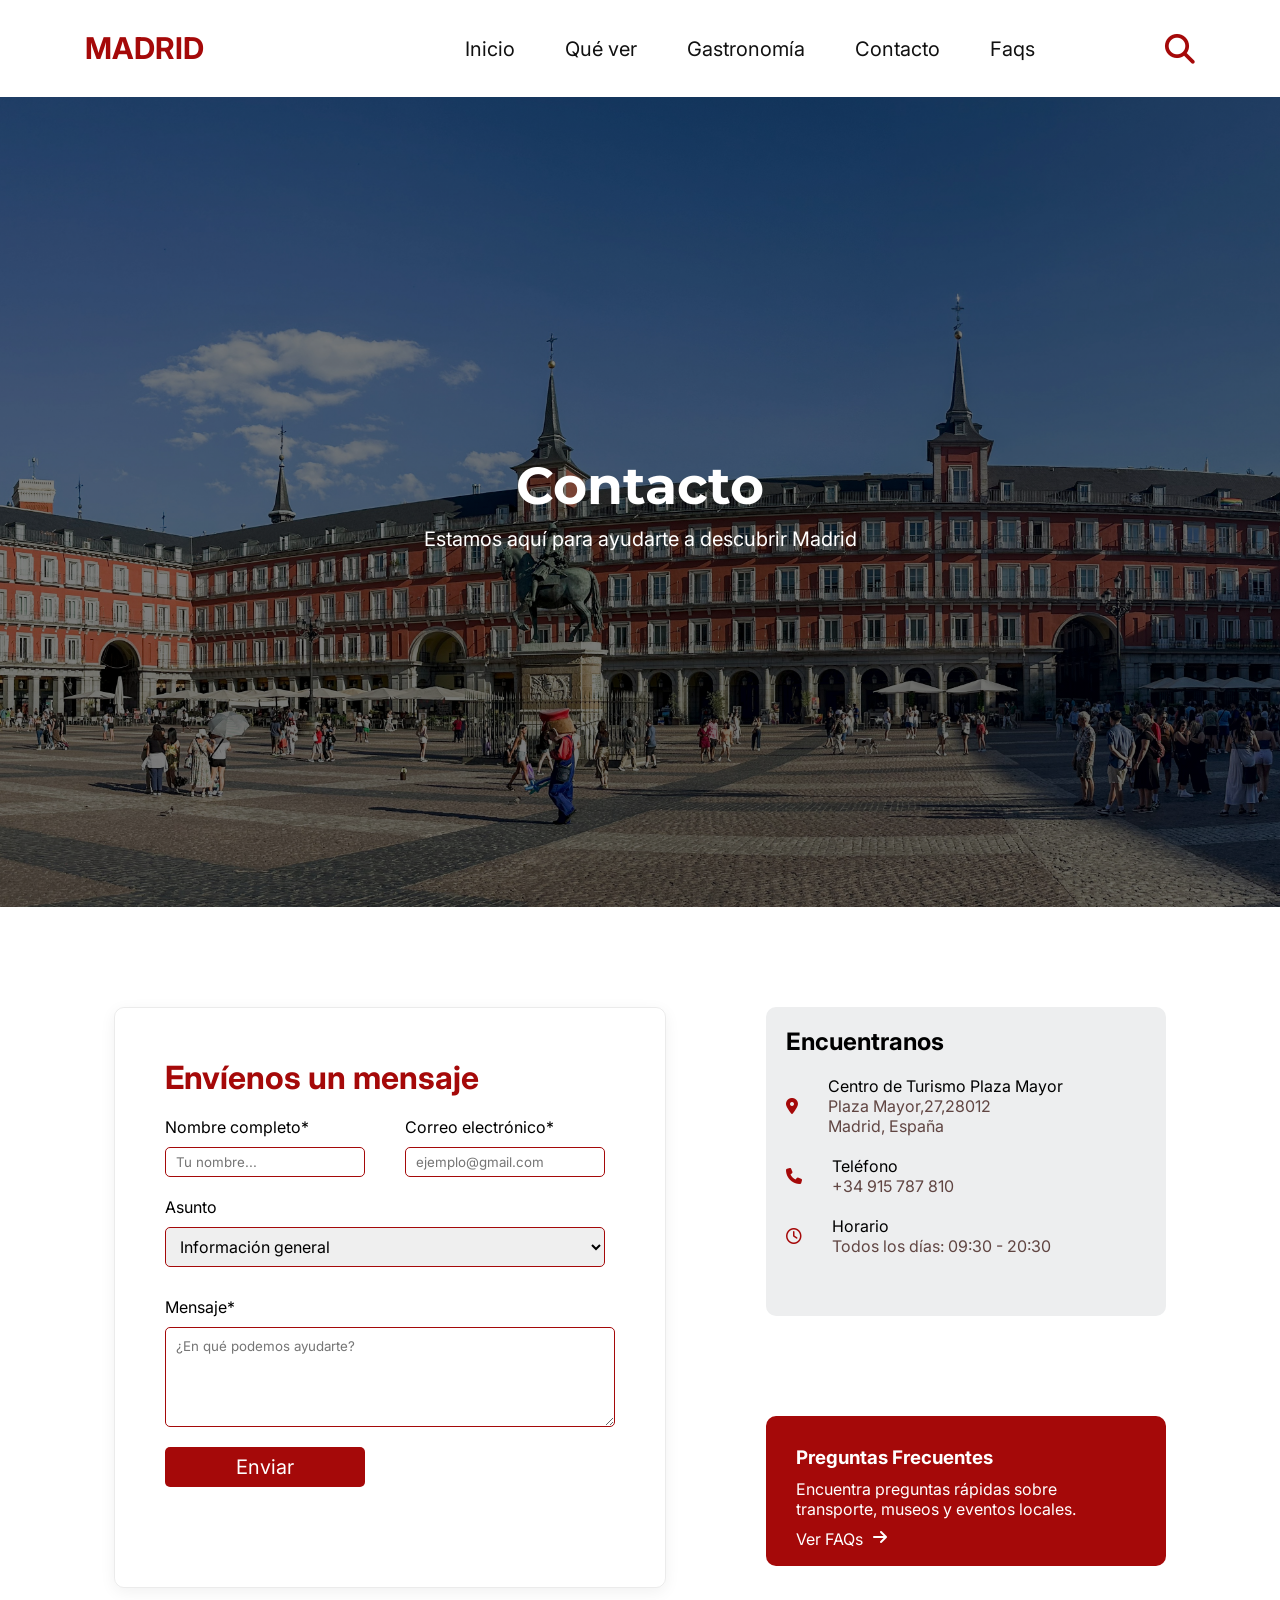
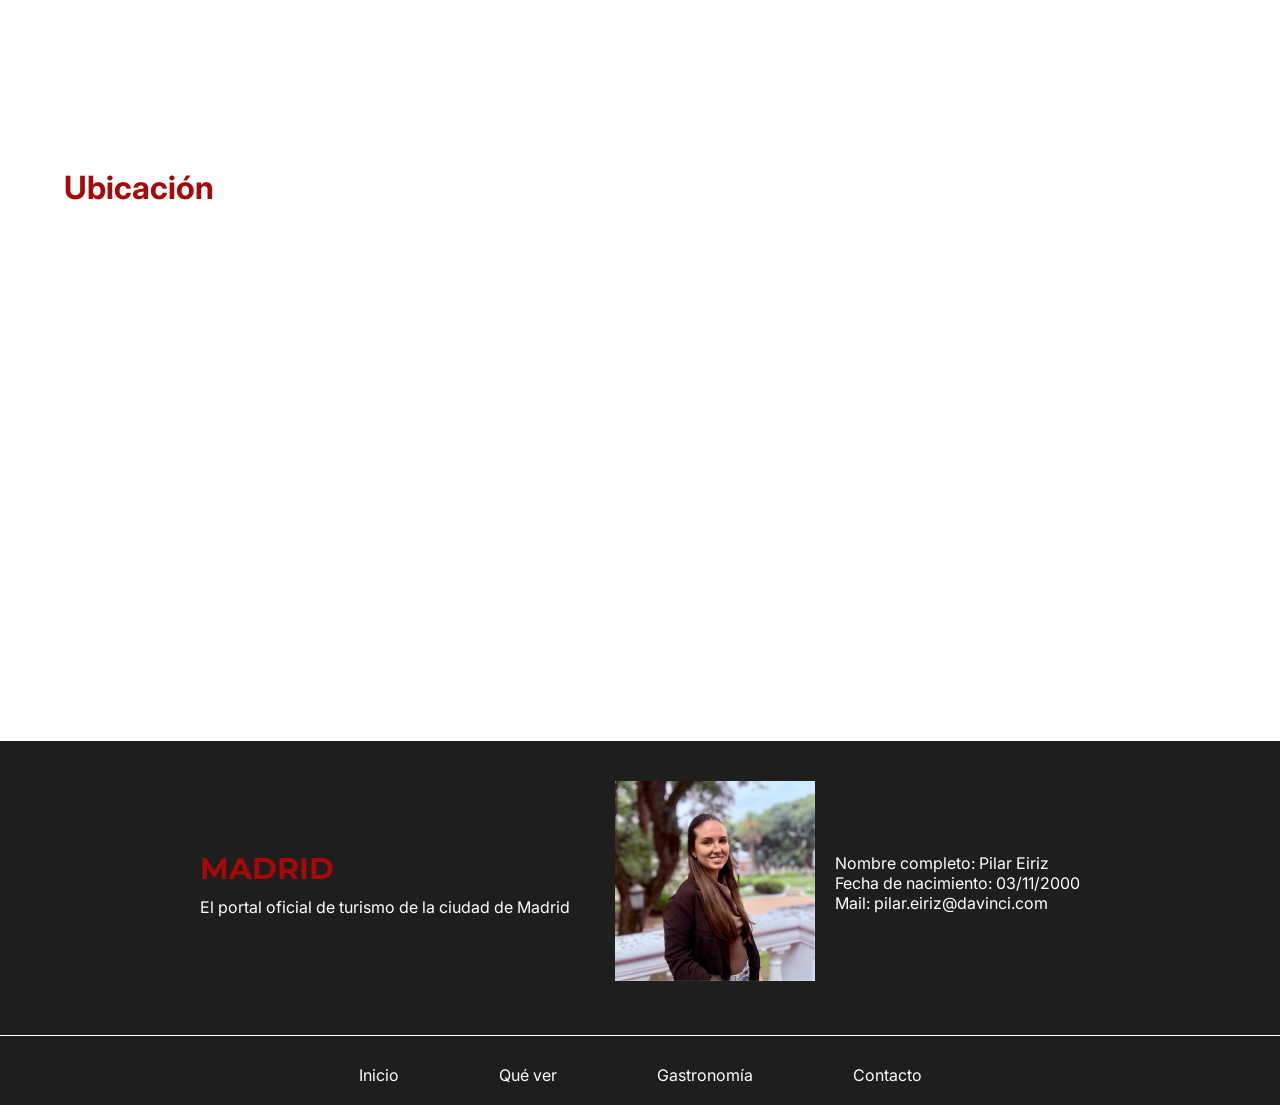
<file: contacto.html>
<!DOCTYPE html>
<html lang="es">

<head>
    <meta charset="UTF-8">
    <meta name="viewport" content="width=device-width, initial-scale=1.0">
    <link rel="stylesheet" href="./css/style.css">
    <link rel="stylesheet" href="https://cdnjs.cloudflare.com/ajax/libs/font-awesome/6.7.2/css/all.min.css">
    <link rel="preconnect" href="https://fonts.googleapis.com">
    <link rel="preconnect" href="https://fonts.gstatic.com" crossorigin>
    <link
        href="https://fonts.googleapis.com/css2?family=Inter:ital,opsz,wght@0,14..32,100..900;1,14..32,100..900&family=Montserrat:ital,wght@0,100..900;1,100..900&display=swap"
        rel="stylesheet">
    <link rel="icon" href="./assets/favicon.ico" type="image/x-icon">

    <title>Contacto</title>
</head>

<body>
    <header class="header">
        <div class="header-bar">
            <div id="logo">
                <a href="index.html">
                    <p><strong>MADRID</strong></p>
                </a>
            </div>
            <div class="div-menu-btn">
                <button class="menu-btn"><i class="fa-solid fa-bars"></i></button>
            </div>
            <nav class="nav">
                <ul class="menu">
                    <li>
                        <a href="./index.html">Inicio</a>
                    </li>
                    <li>
                        <a href="./quever.html">Qué ver</a>
                    </li>
                    <li>
                        <a href="./gastronomia.html">Gastronomía</a>
                    </li>
                    <li>
                        <a href="./contacto.html">Contacto</a>
                    </li>
                    <li>
                        <a href="./preguntasfrecuentes.html">Faqs</a>
                    </li>
                </ul>
            </nav>
            <div class="iconos-navbar">
                <div class="div-icono-buscador">
                    <i class="fa-solid fa-magnifying-glass"></i>
                </div>
            </div>
        </div>
        <div class="menu-mobile">
            <ul>
                <li>
                    <a href="./index.html">Inicio</a>
                </li>
                <li>
                    <a href="./quever.html">Qué ver</a>
                </li>
                <li>
                    <a href="./gastronomia.html">Gastronomía</a>
                </li>
                <li>
                    <a href="./contacto.html">Contacto</a>
                </li>
                <li>
                    <a href="./preguntasfrecuentes.html">Faqs</a>
                </li>
            </ul>
        </div>
    </header>
    <section class="principal-contacto">
        <h2>Contacto</h2>
        <p>Estamos aquí para ayudarte a descubrir Madrid</p>
    </section>
    <section class="seccion-contacto">
        <div class="formulario">
            <div class="texto-principal-formulario-contacto">
                <h3>Envíenos un mensaje</h3>
            </div>
            <form class="formulario-contacto" action="./gracias.html">
                <div class="datos-personales-formulario">
                    <div class="nombre-formulario">
                        <label for="nombre">Nombre completo*</label>
                        <input placeholder="Tu nombre..." required type="text" id="nombre" name="nombre">
                    </div>
                    <div class="mail-formulario">
                        <label for="mail">Correo electrónico*</label>
                        <input placeholder="ejemplo@gmail.com" required type="email" id="mail" name="mail">
                    </div>
                </div>
                <div class="asunto-formulario">
                    <label for="asunto">Asunto</label>
                    <select class="asunto-opciones" name="asunto" id="asunto">
                        <option selected value="general">Información general</option>
                        <option value="consultas">Consulta</option>
                        <option value="soporte">Soporte</option>
                    </select>
                </div>
                <div class="mensaje-formulario">
                    <label for="mensaje">Mensaje*</label>
                    <textarea required name="mensaje" id="mensaje" placeholder="¿En qué podemos ayudarte?"></textarea>
                </div>
                <button type="submit">Enviar</button>
            </form>
        </div>

        <div class="secciones-izquierda-contacto">
            <div class="seccion-encuentranos">
                <div class="titulo-encuentranos">
                    <h3>Encuentranos</h3>
                </div>
                <div class="informacion-encuentranos">
                    <div class="item-informacion-encuentranos">
                        <div>
                            <i class="fa-solid fa-location-dot"></i>
                        </div>
                        <div>
                            <p>Centro de Turismo Plaza Mayor</p>
                            <p class="info-extra-encuentranos">Plaza Mayor,27,28012</p>
                            <p class="info-extra-encuentranos">Madrid, España</p>
                        </div>

                    </div>
                    <div class="item-informacion-encuentranos">
                        <div>
                            <i class="fa-solid fa-phone"></i>
                        </div>
                        <div>
                            <p>Teléfono</p>
                            <p class="info-extra-encuentranos">+34 915 787 810</p>
                        </div>

                    </div>
                    <div class="item-informacion-encuentranos">
                        <div>
                            <i class="fa-regular fa-clock"></i>
                        </div>
                        <div>
                            <p>Horario</p>
                            <p class="info-extra-encuentranos">Todos los días: 09:30 - 20:30 </p>
                        </div>

                    </div>
                </div>

            </div>
            <div id="preguntas-frecuentes-seccion">
                <h3>Preguntas Frecuentes</h3>
                <p>Encuentra preguntas rápidas sobre transporte, museos y eventos locales.</p>
                <div class="preguntas-frecuentes-link">
                    <a href="./preguntasfrecuentes.html">Ver FAQs</a>
                    <i class="fa-solid fa-arrow-right"></i>
                </div>
            </div>
        </div>
    </section>
    <section class="seccion-ubicacion">
        <h2>Ubicación</h2>
        <div class="seccion-mapa">
            <iframe
                src="https://www.google.com/maps/embed?pb=!1m18!1m12!1m3!1d1518.8527287046709!2d-3.7084760932755723!3d40.41537539283012!2m3!1f0!2f0!3f0!3m2!1i1024!2i768!4f13.1!3m3!1m2!1s0xd42287ed014d919%3A0x8865e850b6ea1a59!2sCentro%20de%20Turismo%20Plaza%20Mayor!5e0!3m2!1ses!2sar!4v1782949585275!5m2!1ses!2sar"
                style="border:0;" allowfullscreen="" loading="lazy"
                referrerpolicy="strict-origin-when-cross-origin"></iframe>
        </div>

    </section>
    <footer>
        <section class="seccion-footer">
            <div class="seccion-footer-row">
                <div class="texto_footer">
                    <p><strong>MADRID</strong></p>
                    <p class="parrafo_footer">El portal oficial de turismo de la ciudad de Madrid</p>
                </div>

                <div class="section_footer_datos">
                    <figure class="imagen_footer">
                        <img src="./assets/imagen_perfil.jpeg" alt="Imagen perfil Pilar Eiriz">
                    </figure>

                    <div class="datos_footer">
                        <p>Nombre completo: Pilar Eiriz</p>
                        <p>Fecha de nacimiento: 03/11/2000</p>
                        <a href="mailto:pilar.eiriz@davinci.com">Mail: pilar.eiriz@davinci.com</a>
                    </div>
                </div>
            </div>

            <div class="divider"></div>

            <ul class="footer-list">
                <li><a href="./index.html">Inicio</a></li>
                <li><a href="./quever.html">Qué ver</a></li>
                <li><a href="./gastronomia.html">Gastronomía</a></li>
                <li><a href="./contacto.html">Contacto</a></li>
            </ul>
        </section>
    </footer>
    <script src="./index.js"></script>
</body>

</html>
</file>
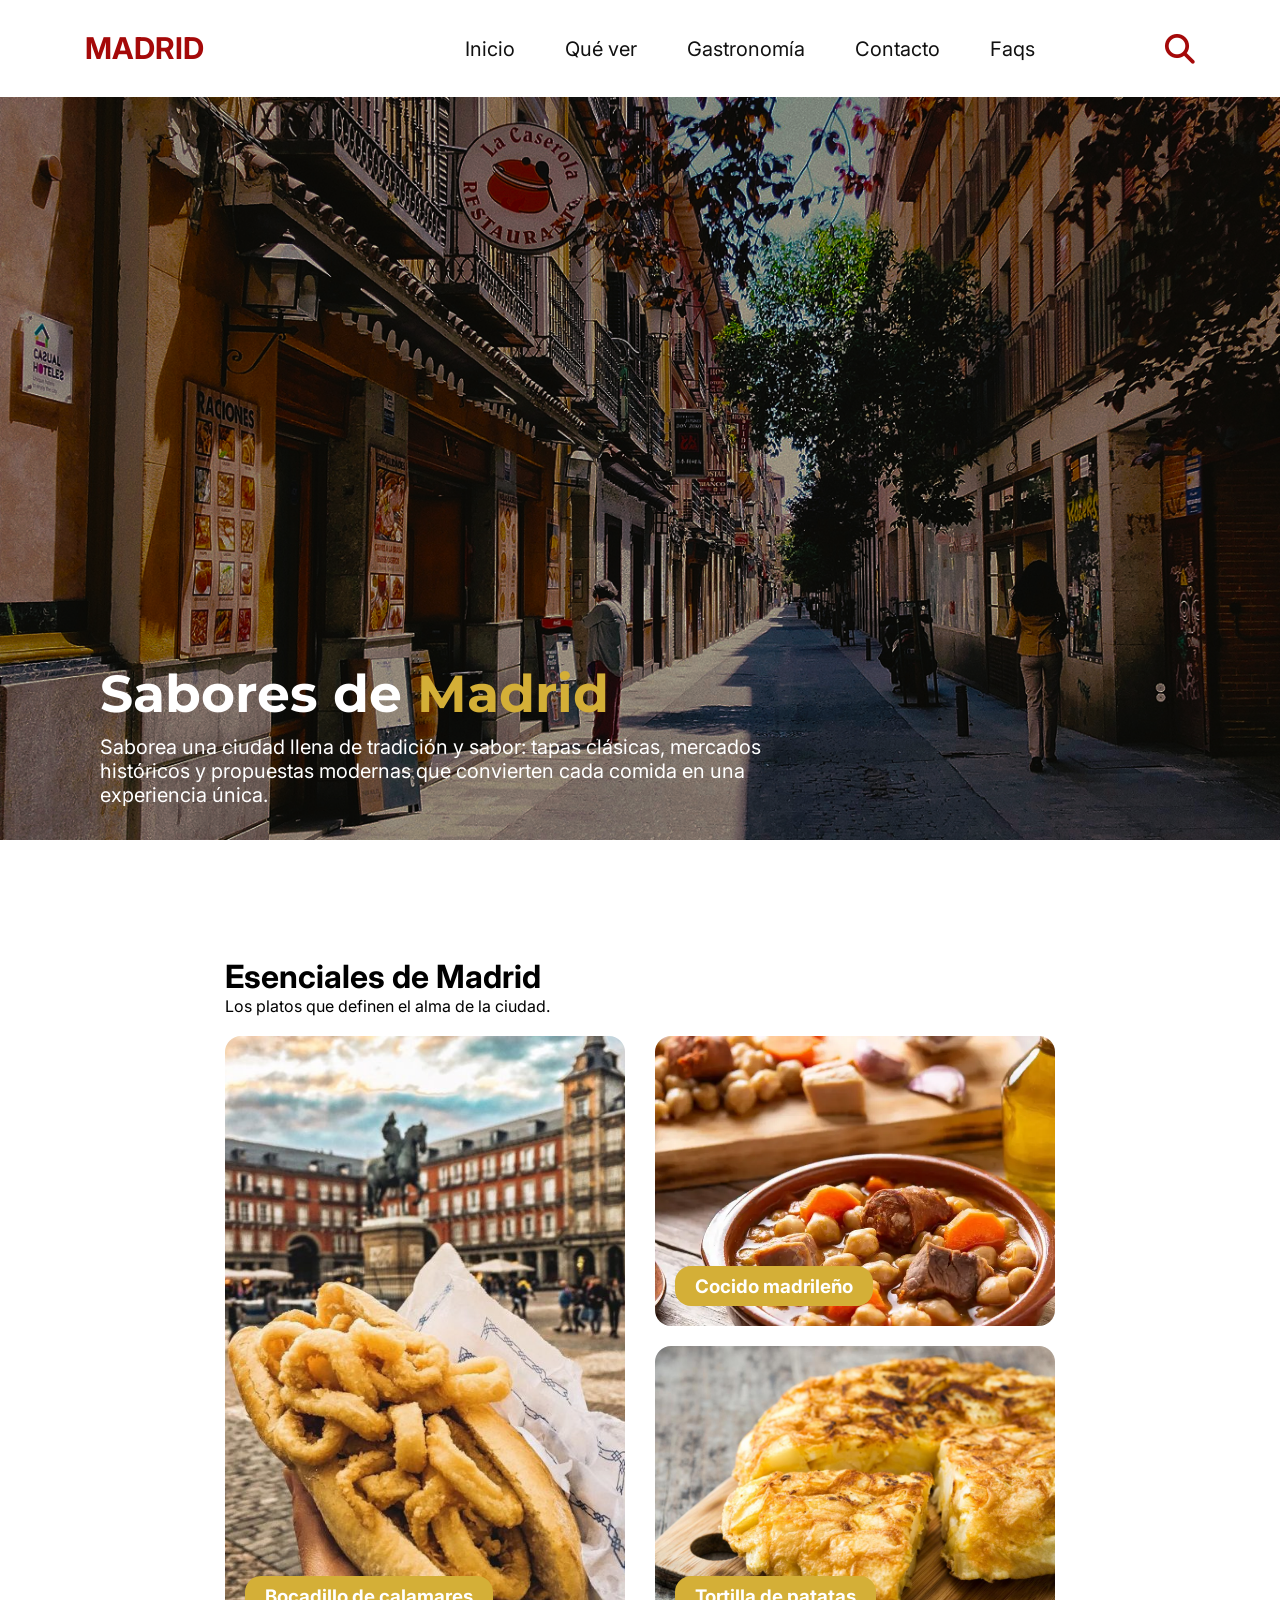
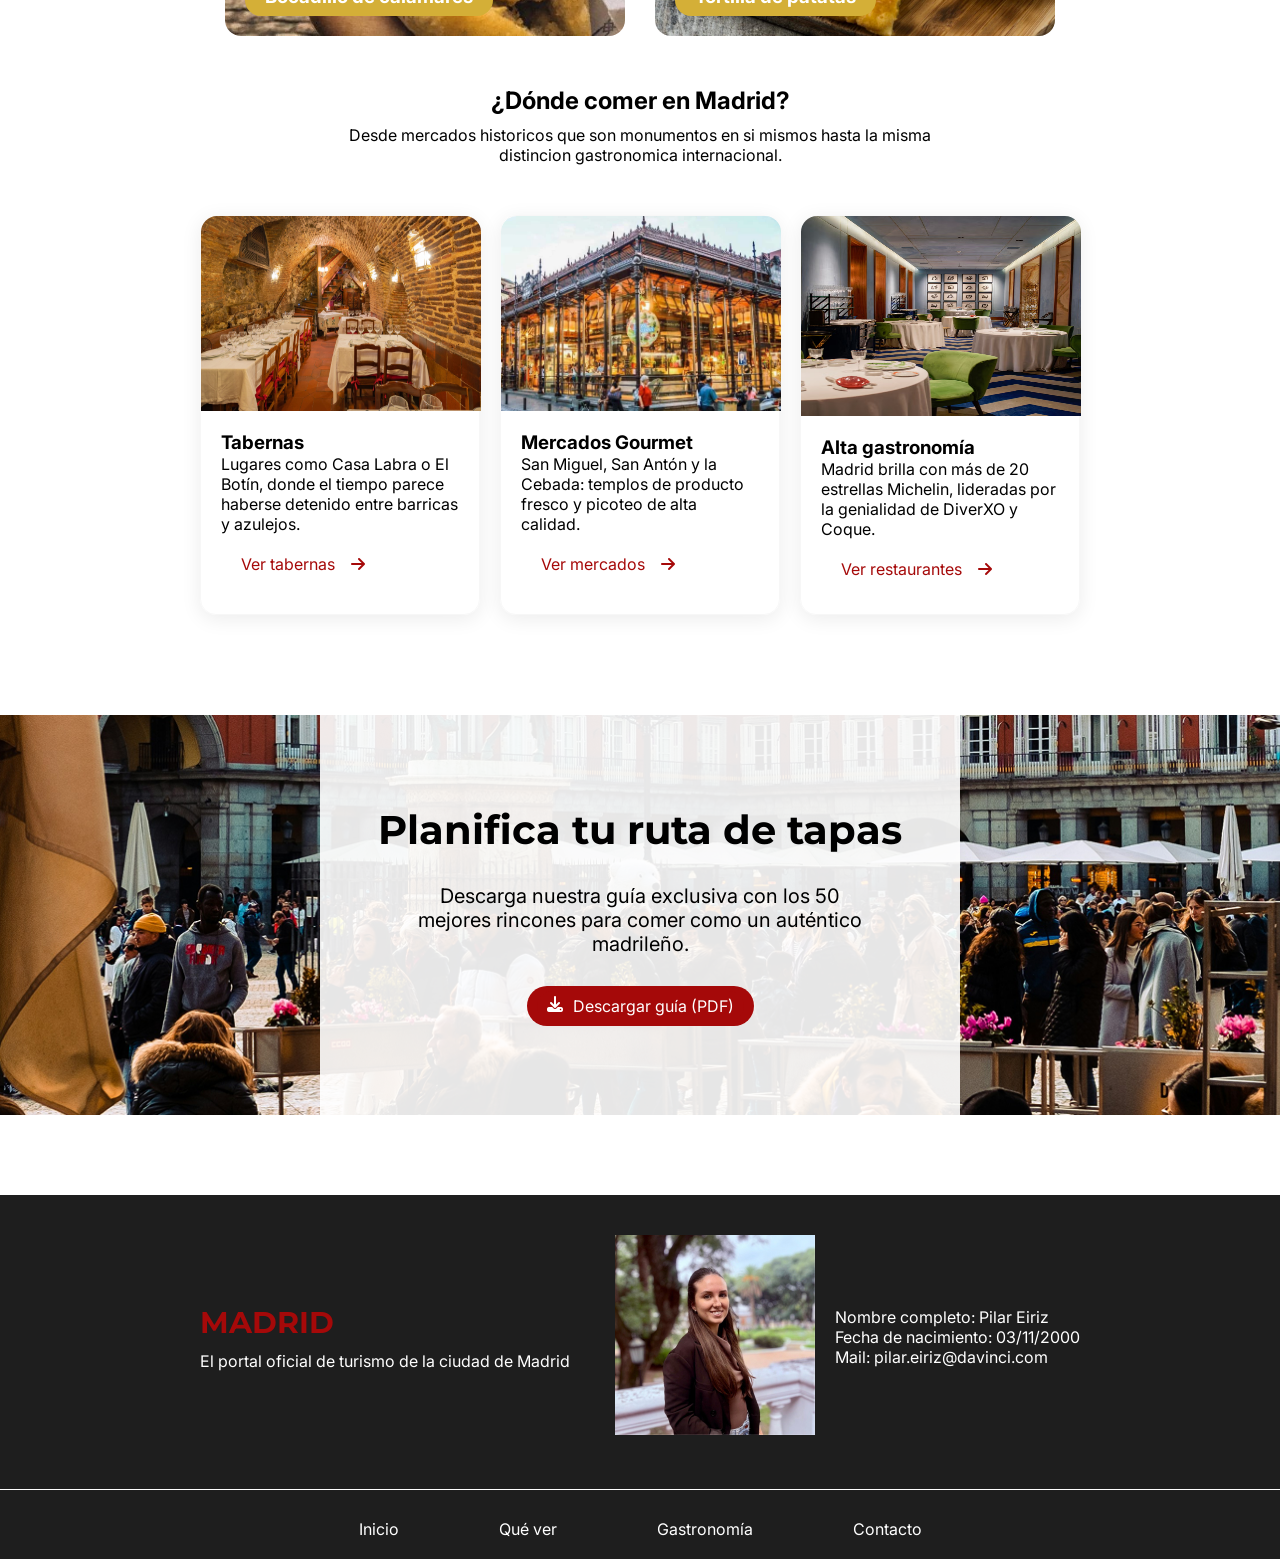
<file: gastronomia.html>
<!DOCTYPE html>
<html lang="es">

<head>
    <meta charset="UTF-8">
    <meta name="viewport" content="width=device-width, initial-scale=1.0">
    <link rel="stylesheet" href="./css/style.css">
    <link rel="stylesheet" href="https://cdnjs.cloudflare.com/ajax/libs/font-awesome/6.7.2/css/all.min.css">
    <link rel="preconnect" href="https://fonts.googleapis.com">
    <link rel="preconnect" href="https://fonts.gstatic.com" crossorigin>
    <link
        href="https://fonts.googleapis.com/css2?family=Inter:ital,opsz,wght@0,14..32,100..900;1,14..32,100..900&family=Montserrat:ital,wght@0,100..900;1,100..900&display=swap"
        rel="stylesheet">
    <link rel="icon" href="./assets/favicon.ico" type="image/x-icon">

    <title>Gastronomía</title>
</head>

<body>
    <header class="header">
        <div class="header-bar">
            <div id="logo">
                <a href="index.html">
                    <p><strong>MADRID</strong></p>
                </a>
            </div>
            <div class="div-menu-btn">
                <button class="menu-btn"><i class="fa-solid fa-bars"></i></button>
            </div>
            <nav class="nav">
                <ul class="menu">
                    <li>
                        <a href="./index.html">Inicio</a>
                    </li>
                    <li>
                        <a href="./quever.html">Qué ver</a>
                    </li>
                    <li>
                        <a href="./gastronomia.html">Gastronomía</a>
                    </li>
                    <li>
                        <a href="./contacto.html">Contacto</a>
                    </li>
                    <li>
                        <a href="./preguntasfrecuentes.html">Faqs</a>
                    </li>
                </ul>
            </nav>
            <div class="iconos-navbar">
                <div class="div-icono-buscador">
                    <i class="fa-solid fa-magnifying-glass"></i>
                </div>
            </div>
        </div>
        <div class="menu-mobile">
            <ul>
                <li>
                    <a href="./index.html">Inicio</a>
                </li>
                <li>
                    <a href="./quever.html">Qué ver</a>
                </li>
                <li>
                    <a href="./gastronomia.html">Gastronomía</a>
                </li>
                <li>
                    <a href="./contacto.html">Contacto</a>
                </li>
                <li>
                    <a href="./preguntasfrecuentes.html">Faqs</a>
                </li>
            </ul>
        </div>
    </header>
    <section class="seccion_principal_gastronomia">
        <h2>Sabores de <span>Madrid</span></h2>
        <p>Saborea una ciudad llena de tradición y sabor: tapas clásicas, mercados históricos y propuestas modernas que
            convierten cada comida en una experiencia única.</p>
    </section>
    <section class="seccion-esenciales">
        <div class="texto-principal-esenciales">
            <h2>Esenciales de Madrid</h2>
            <p>Los platos que definen el alma de la ciudad.</p>
        </div>
        <div class="cards-esenciales">
            <div class="esenciales-izquierda">
                <div>
                    <h3>
                        Bocadillo de calamares
                    </h3>

                </div>
            </div>
            <div class="esenciales-derecha">
                <div class="contenedor-cocido">

                    <h3>Cocido madrileño</h3>

                </div>
                <div class="contenedor-tortilla">
                    <h3>Tortilla de patatas</h3>
                </div>
            </div>
        </div>

    </section>
    <section class="seccion-donde-comer">
        <div class="seccion-texto-donde-comer">
            <h2>¿Dónde comer en Madrid?</h2>
            <p>Desde mercados historicos que son monumentos en si mismos hasta la misma distincion gastronomica
                internacional.</p>
        </div>
        <div class="cards-donde-comer">
            <div class="card-individual">
                <img src="./assets/gastronomia/el-botin-madrid.jpg" alt="imagen-tabernas">
                <div>
                    <h3>Tabernas</h3>
                    <p>Lugares como Casa Labra o El Botín, donde el tiempo parece haberse detenido entre barricas y
                        azulejos.</p>
                    <div class="ver-mas">
                        <p>Ver tabernas</p>
                        <i class="fa-solid fa-arrow-right"></i>
                    </div>

                </div>


            </div>
            <div class="card-individual">
                <img src="./assets/gastronomia/mercado-de-san-miguel-00-jpg.webp" alt="imagen-tabernas">
                <div>
                    <h3>Mercados Gourmet</h3>
                    <p>San Miguel, San Antón y la Cebada: templos de producto fresco y picoteo de alta calidad.</p>
                    <div class="ver-mas">
                        <p>Ver mercados</p>
                        <i class="fa-solid fa-arrow-right"></i>
                    </div>

                </div>

            </div>
            <div class="card-individual">
                <img src="./assets/gastronomia/restaurant-coque-madrid.avif" alt="imagen-tabernas">
                <div>
                    <h3>Alta gastronomía</h3>
                    <p>Madrid brilla con más de 20 estrellas Michelin, lideradas por la genialidad de DiverXO y Coque.
                    </p>
                    <div class="ver-mas">
                        <p>Ver restaurantes</p>
                        <i class="fa-solid fa-arrow-right"></i>
                    </div>
                </div>

            </div>
        </div>
    </section>

    <section class="planifica-ruta">
        <div class="seccion-texto-planifica-ruta">
            <h2>Planifica tu ruta de tapas</h2>
            <p>Descarga nuestra guía exclusiva con los 50 mejores rincones para comer como un auténtico madrileño.</p>
            <div class="planifica-ruta-boton">
                <a href="pdf/guia-madrid.pdf" download class="planifica-ruta-boton">
                    <i class="fa-solid fa-download"></i>
                    Descargar guía (PDF)
                </a>

            </div>

        </div>
    </section>

    <footer>
        <section class="seccion-footer">
            <div class="seccion-footer-row">
                <div class="texto_footer">
                    <p><strong>MADRID</strong></p>
                    <p class="parrafo_footer">El portal oficial de turismo de la ciudad de Madrid</p>
                </div>

                <div class="section_footer_datos">
                    <figure class="imagen_footer">
                        <img src="./assets/imagen_perfil.jpeg" alt="Imagen perfil Pilar Eiriz">
                    </figure>

                    <div class="datos_footer">
                        <p>Nombre completo: Pilar Eiriz</p>
                        <p>Fecha de nacimiento: 03/11/2000</p>
                        <a href="mailto:pilar.eiriz@davinci.com">Mail: pilar.eiriz@davinci.com</a>
                    </div>
                </div>
            </div>

            <div class="divider"></div>

            <ul class="footer-list">
                <li><a href="./index.html">Inicio</a></li>
                <li><a href="./quever.html">Qué ver</a></li>
                <li><a href="./gastronomia.html">Gastronomía</a></li>
                <li><a href="./contacto.html">Contacto</a></li>
            </ul>
        </section>
    </footer>
    <script src="./index.js"></script>
</body>

</html>
</file>
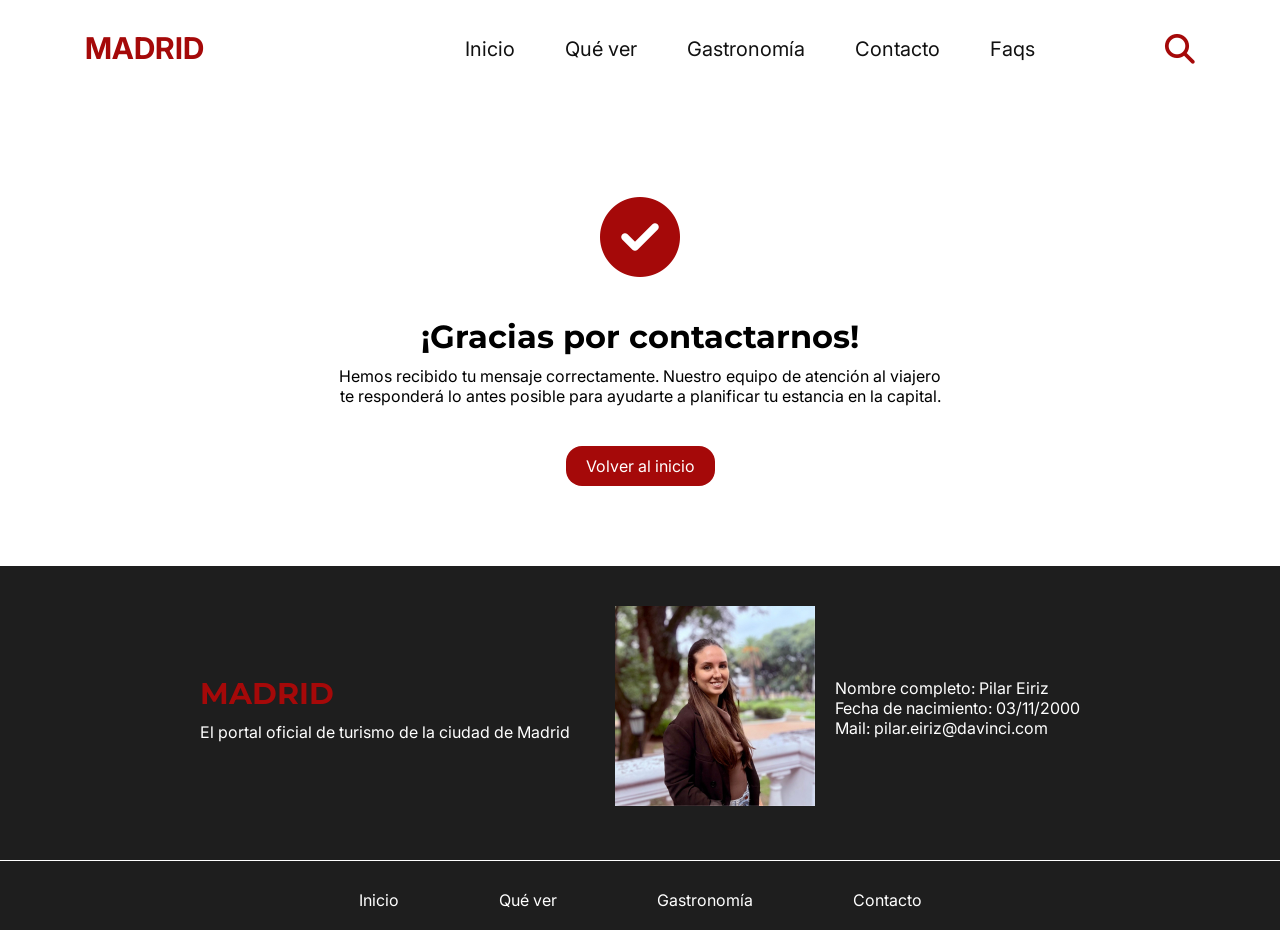
<file: gracias.html>
<!DOCTYPE html>
<html lang="es">

<head>
    <meta charset="UTF-8">
    <meta name="viewport" content="width=device-width, initial-scale=1.0">
    <link rel="stylesheet" href="./css/style.css">
    <link rel="stylesheet" href="https://cdnjs.cloudflare.com/ajax/libs/font-awesome/6.7.2/css/all.min.css">
    <link rel="preconnect" href="https://fonts.googleapis.com">
    <link rel="preconnect" href="https://fonts.gstatic.com" crossorigin>
    <link
        href="https://fonts.googleapis.com/css2?family=Inter:ital,opsz,wght@0,14..32,100..900;1,14..32,100..900&family=Montserrat:ital,wght@0,100..900;1,100..900&display=swap"
        rel="stylesheet">
    <link rel="icon" href="./assets/favicon.ico" type="image/x-icon">

    <title>Gracias</title>
</head>

<body>
    <header class="header">
        <div class="header-bar">
            <div id="logo">
                <a href="index.html">
                    <p><strong>MADRID</strong></p>
                </a>
            </div>
            <div class="div-menu-btn">
                <button class="menu-btn"><i class="fa-solid fa-bars"></i></button>
            </div>
            <nav class="nav">
                <ul class="menu">
                    <li>
                        <a href="./index.html">Inicio</a>
                    </li>
                    <li>
                        <a href="./quever.html">Qué ver</a>
                    </li>
                    <li>
                        <a href="./gastronomia.html">Gastronomía</a>
                    </li>
                    <li>
                        <a href="./contacto.html">Contacto</a>
                    </li>
                    <li>
                        <a href="./preguntasfrecuentes.html">Faqs</a>
                    </li>
                </ul>
            </nav>
            <div class="iconos-navbar">
                <div class="div-icono-buscador">
                    <i class="fa-solid fa-magnifying-glass"></i>
                </div>
            </div>
        </div>
        <div class="menu-mobile">
            <ul>
                <li>
                    <a href="./index.html">Inicio</a>
                </li>
                <li>
                    <a href="./quever.html">Qué ver</a>
                </li>
                <li>
                    <a href="./gastronomia.html">Gastronomía</a>
                </li>
                <li>
                    <a href="./contacto.html">Contacto</a>
                </li>
                <li>
                    <a href="./preguntasfrecuentes.html">Faqs</a>
                </li>
            </ul>
        </div>
    </header>

    <section class="seccion-gracias-formulario">
        <i class="fa-solid fa-circle-check"></i>
        <div class="texto-gracias-formulario">
            <h2>¡Gracias por contactarnos!</h2>
            <p>Hemos recibido tu mensaje correctamente. Nuestro equipo de atención al viajero te responderá lo antes
                posible para ayudarte a planificar tu estancia en la capital.</p>
        </div>
        <a href="index.html">Volver al inicio</a>
    </section>


    <footer>
        <section class="seccion-footer">
            <div class="seccion-footer-row">
                <div class="texto_footer">
                    <p><strong>MADRID</strong></p>
                    <p class="parrafo_footer">El portal oficial de turismo de la ciudad de Madrid</p>
                </div>

                <div class="section_footer_datos">
                    <figure class="imagen_footer">
                        <img src="./assets/imagen_perfil.jpeg" alt="Imagen perfil Pilar Eiriz">
                    </figure>

                    <div class="datos_footer">
                        <p>Nombre completo: Pilar Eiriz</p>
                        <p>Fecha de nacimiento: 03/11/2000</p>
                        <a href="mailto:pilar.eiriz@davinci.com">Mail: pilar.eiriz@davinci.com</a>
                    </div>
                </div>
            </div>

            <div class="divider"></div>

            <ul class="footer-list">
                <li><a href="./index.html">Inicio</a></li>
                <li><a href="./quever.html">Qué ver</a></li>
                <li><a href="./gastronomia.html">Gastronomía</a></li>
                <li><a href="./contacto.html">Contacto</a></li>
            </ul>
        </section>
    </footer>
    <script src="./index.js"></script>
</body>

</html>
</file>
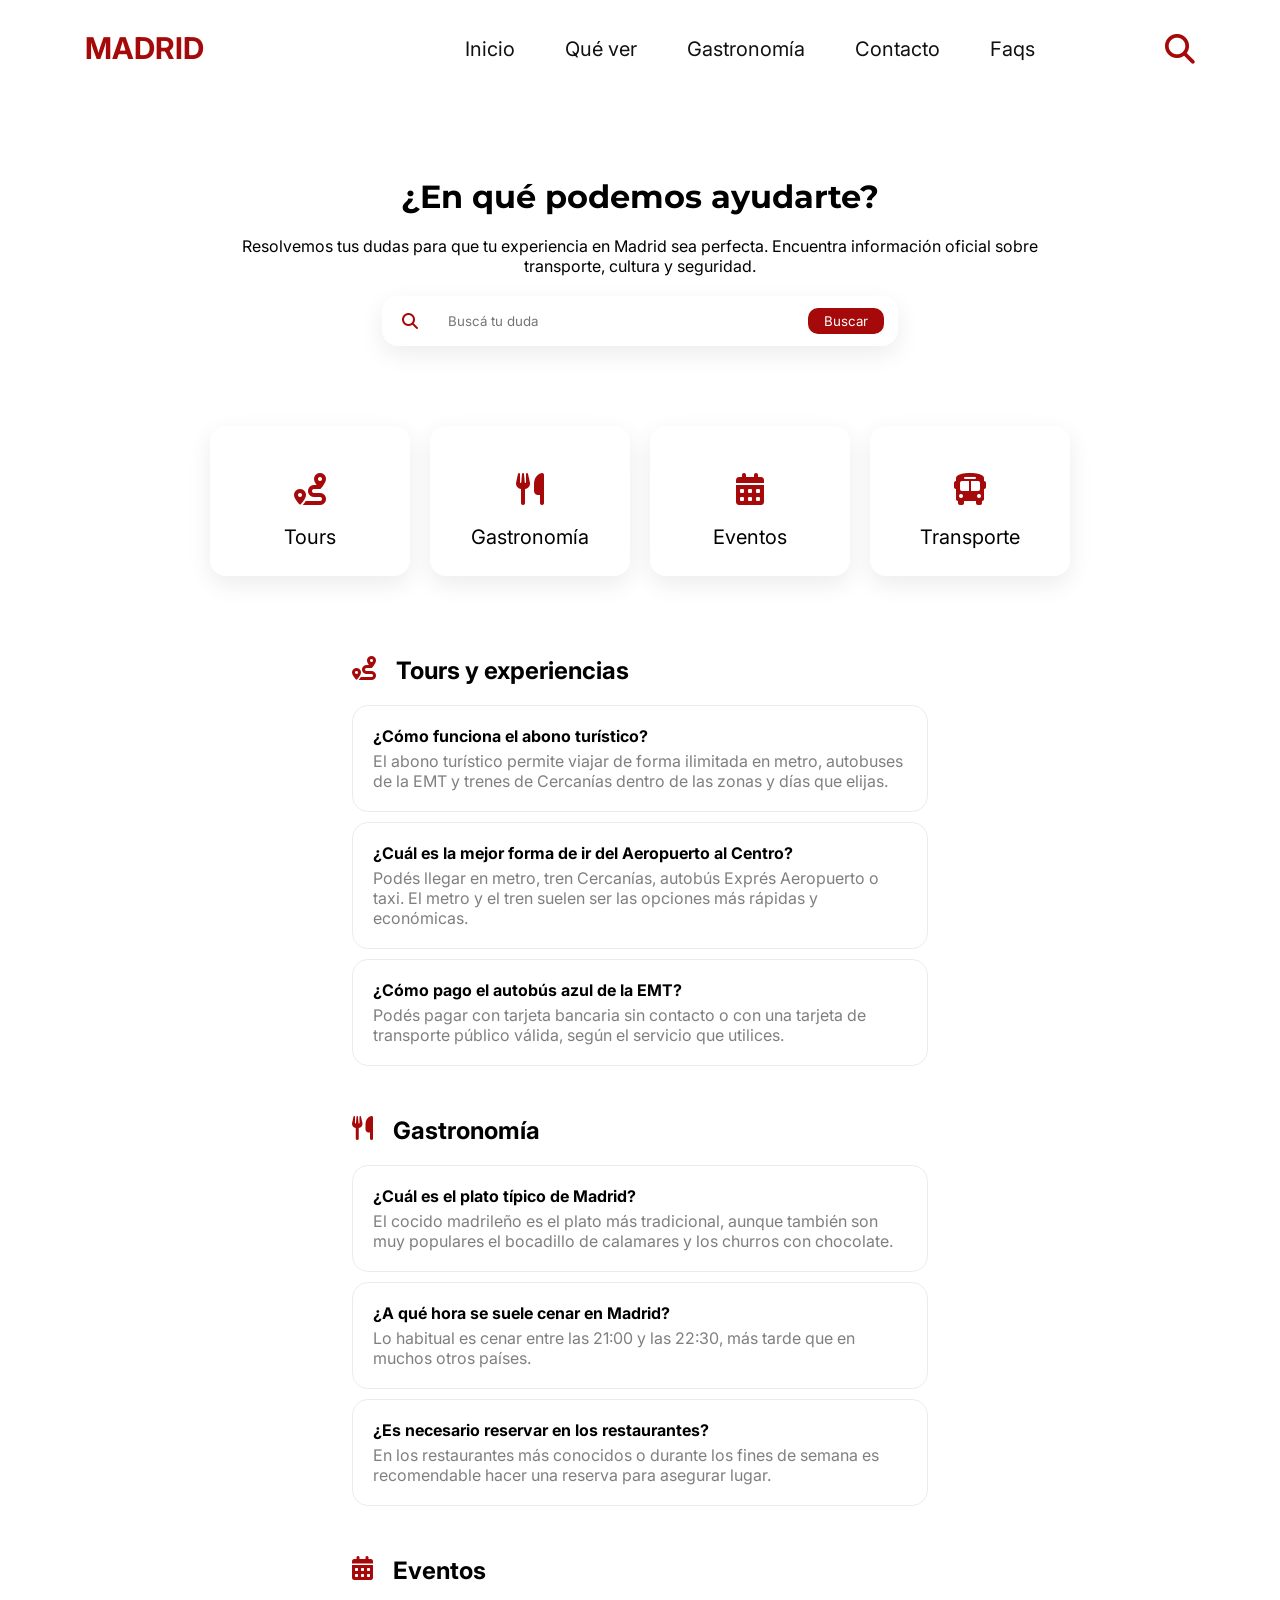
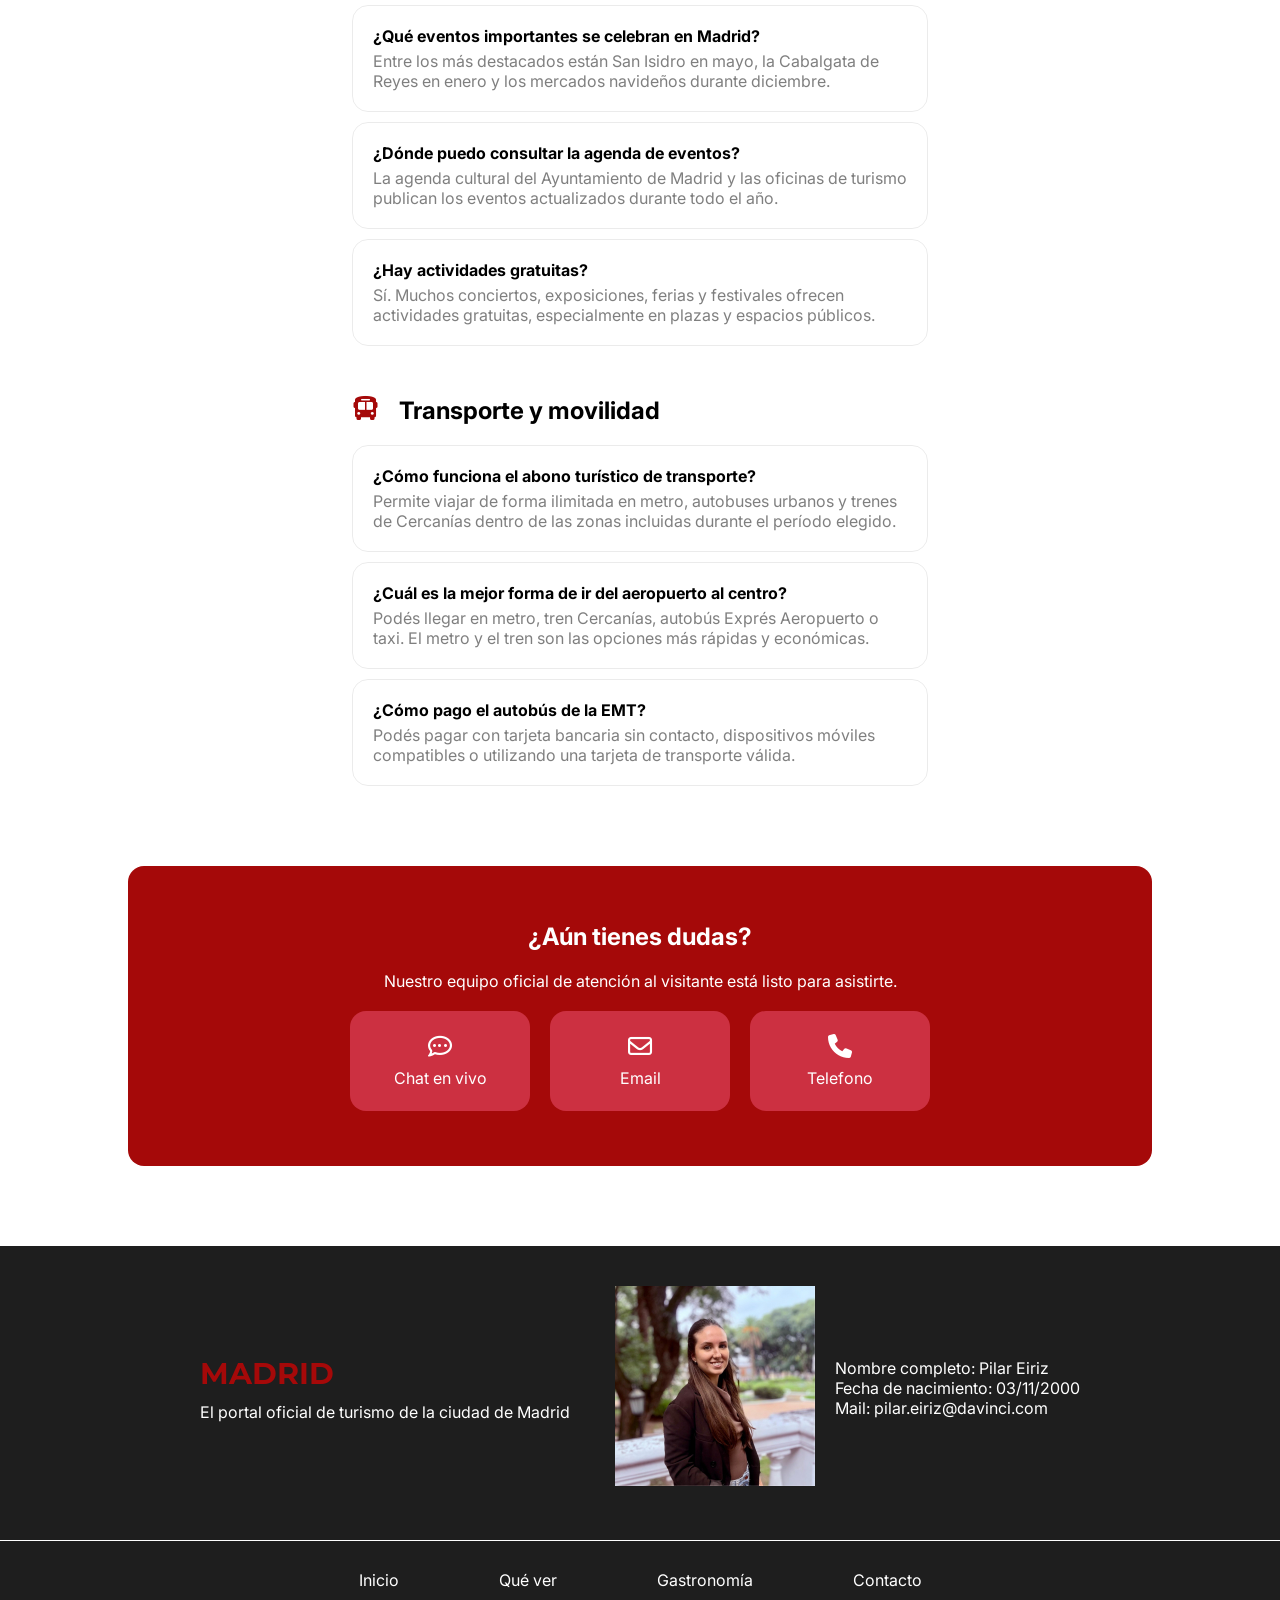
<file: preguntasfrecuentes.html>
<!DOCTYPE html>
<html lang="es">

<head>
    <meta charset="UTF-8">
    <meta name="viewport" content="width=device-width, initial-scale=1.0">
    <link rel="stylesheet" href="./css/style.css">
    <link rel="stylesheet" href="https://cdnjs.cloudflare.com/ajax/libs/font-awesome/6.7.2/css/all.min.css">
    <link rel="preconnect" href="https://fonts.googleapis.com">
    <link rel="preconnect" href="https://fonts.gstatic.com" crossorigin>
    <link
        href="https://fonts.googleapis.com/css2?family=Inter:ital,opsz,wght@0,14..32,100..900;1,14..32,100..900&family=Montserrat:ital,wght@0,100..900;1,100..900&display=swap"
        rel="stylesheet">
    <link rel="icon" href="./assets/favicon.ico" type="image/x-icon">
    <title>Preguntas frecuentes</title>
</head>

<body>
    <header class="header">
        <div class="header-bar">
            <div id="logo">
                <a href="index.html">
                    <p><strong>MADRID</strong></p>
                </a>
            </div>
            <div class="div-menu-btn">
                <button class="menu-btn"><i class="fa-solid fa-bars"></i></button>
            </div>
            <nav class="nav">
                <ul class="menu">
                    <li>
                        <a href="./index.html">Inicio</a>
                    </li>
                    <li>
                        <a href="./quever.html">Qué ver</a>
                    </li>
                    <li>
                        <a href="./gastronomia.html">Gastronomía</a>
                    </li>
                    <li>
                        <a href="./contacto.html">Contacto</a>
                    </li>
                    <li>
                        <a href="./preguntasfrecuentes.html">Faqs</a>
                    </li>
                </ul>
            </nav>
            <div class="iconos-navbar">
                <div class="div-icono-buscador">
                    <i class="fa-solid fa-magnifying-glass"></i>
                </div>
            </div>
        </div>
        <div class="menu-mobile">
            <ul>
                <li>
                    <a href="./index.html">Inicio</a>
                </li>
                <li>
                    <a href="./quever.html">Qué ver</a>
                </li>
                <li>
                    <a href="./gastronomia.html">Gastronomía</a>
                </li>
                <li>
                    <a href="./contacto.html">Contacto</a>
                </li>
                <li>
                    <a href="./preguntasfrecuentes.html">Faqs</a>
                </li>
            </ul>
        </div>
    </header>
    <section class="introduccion-preguntas-frecuentes">
        <h2>¿En qué podemos ayudarte?</h2>
        <p>Resolvemos tus dudas para que tu experiencia en Madrid sea perfecta. Encuentra información oficial sobre
            transporte, cultura y seguridad.</p>
        <div class="buscador-preguntas-frecuentes">
            <div>
                <i class="fa-solid fa-magnifying-glass"></i>
            </div>
            <div class="input-preguntas-frecuentes">
                <input type="text" placeholder="Buscá tu duda">
            </div>
            <div>
                <button>
                    Buscar
                </button>
            </div>

        </div>
    </section>
    <section class="cards-preguntas-frecuentes">

        <a href="#tours" class="card-individual-preguntas-frecuentes">
            <div>
                <i class="fa-solid fa-route"></i>
            </div>
            <div>
                <h3>Tours</h3>
            </div>
        </a>

        <a href="#gastronomia" class="card-individual-preguntas-frecuentes">
            <div>
                <i class="fa-solid fa-utensils"></i>
            </div>
            <div>
                <h3>Gastronomía</h3>
            </div>
        </a>

        <a href="#eventos" class="card-individual-preguntas-frecuentes">
            <div>
                <i class="fa-solid fa-calendar-days"></i>
            </div>
            <div>
                <h3>Eventos</h3>
            </div>
        </a>

        <a href="#transporte" class="card-individual-preguntas-frecuentes">
            <div>
                <i class="fa-solid fa-bus"></i>
            </div>
            <div>
                <h3>Transporte</h3>
            </div>
        </a>

    </section>
    <section class="seccion-preguntas-frecuentes">
        <div class="preguntas-frecuentes" id="tours">
            <div class="preguntas-frecuentes-titulo">
                <i class="fa-solid fa-route"></i>
                <h4>Tours y experiencias</h4>
            </div>
            <ul>
                <li>
                    <h5>¿Cómo funciona el abono turístico?</h5>
                    <p>El abono turístico permite viajar de forma ilimitada en metro, autobuses de la EMT y trenes de
                        Cercanías dentro de las zonas y días que elijas.</p>
                </li>

                <li>
                    <h5>¿Cuál es la mejor forma de ir del Aeropuerto al Centro?</h5>
                    <p>Podés llegar en metro, tren Cercanías, autobús Exprés Aeropuerto o taxi. El metro y el tren
                        suelen ser las opciones más rápidas y económicas.</p>
                </li>

                <li>
                    <h5>¿Cómo pago el autobús azul de la EMT?</h5>
                    <p>Podés pagar con tarjeta bancaria sin contacto o con una tarjeta de transporte público válida,
                        según el servicio que utilices.</p>
                </li>
            </ul>
        </div>
        <div class="preguntas-frecuentes" id="gastronomia">
            <div class="preguntas-frecuentes-titulo">
                <i class="fa-solid fa-utensils"></i>
                <h4>Gastronomía</h4>
            </div>
            <ul>
                <li>
                    <h5>¿Cuál es el plato típico de Madrid?</h5>
                    <p>El cocido madrileño es el plato más tradicional, aunque también son muy populares el bocadillo de
                        calamares y los churros con chocolate.</p>
                </li>

                <li>
                    <h5>¿A qué hora se suele cenar en Madrid?</h5>
                    <p>Lo habitual es cenar entre las 21:00 y las 22:30, más tarde que en muchos otros países.</p>
                </li>

                <li>
                    <h5>¿Es necesario reservar en los restaurantes?</h5>
                    <p>En los restaurantes más conocidos o durante los fines de semana es recomendable hacer una reserva
                        para asegurar lugar.</p>
                </li>
            </ul>
        </div>
        <div class="preguntas-frecuentes" id="eventos">
            <div class="preguntas-frecuentes-titulo">
                <i class="fa-solid fa-calendar-days"></i>
                <h4>Eventos</h4>
            </div>
            <ul>
                <li>
                    <h5>¿Qué eventos importantes se celebran en Madrid?</h5>
                    <p>Entre los más destacados están San Isidro en mayo, la Cabalgata de Reyes en enero y los mercados
                        navideños durante diciembre.</p>
                </li>

                <li>
                    <h5>¿Dónde puedo consultar la agenda de eventos?</h5>
                    <p>La agenda cultural del Ayuntamiento de Madrid y las oficinas de turismo publican los eventos
                        actualizados durante todo el año.</p>
                </li>

                <li>
                    <h5>¿Hay actividades gratuitas?</h5>
                    <p>Sí. Muchos conciertos, exposiciones, ferias y festivales ofrecen actividades gratuitas,
                        especialmente en plazas y espacios públicos.</p>
                </li>
            </ul>
        </div>
        <div class="preguntas-frecuentes" id="transporte">
            <div class="preguntas-frecuentes-titulo">
                <i class="fa-solid fa-bus"></i>
                <h4>Transporte y movilidad</h4>
            </div>
            <ul>
                <li>
                    <h5>¿Cómo funciona el abono turístico de transporte?</h5>
                    <p>Permite viajar de forma ilimitada en metro, autobuses urbanos y trenes de Cercanías dentro de las
                        zonas incluidas durante el período elegido.</p>
                </li>

                <li>
                    <h5>¿Cuál es la mejor forma de ir del aeropuerto al centro?</h5>
                    <p>Podés llegar en metro, tren Cercanías, autobús Exprés Aeropuerto o taxi. El metro y el tren son
                        las opciones más rápidas y económicas.</p>
                </li>

                <li>
                    <h5>¿Cómo pago el autobús de la EMT?</h5>
                    <p>Podés pagar con tarjeta bancaria sin contacto, dispositivos móviles compatibles o utilizando una
                        tarjeta de transporte válida.</p>
                </li>
            </ul>
        </div>
    </section>
    <section class="seccion-dudas">
        <h2>¿Aún tienes dudas?</h2>
        <p>Nuestro equipo oficial de atención al visitante está listo para asistirte.</p>
        <div class="cards-seccion-dudas">
            <div>
                <i class="fa-regular fa-comment-dots"></i>
                <p>Chat en vivo</p>
            </div>
            <div>
                <i class="fa-regular fa-envelope"></i>
                <p>Email</p>
            </div>
            <div>
                <i class="fa-solid fa-phone"></i>
                <p>Telefono</p>
            </div>
        </div>
    </section>
    <footer>
        <section class="seccion-footer">
            <div class="seccion-footer-row">
                <div class="texto_footer">
                    <p><strong>MADRID</strong></p>
                    <p class="parrafo_footer">El portal oficial de turismo de la ciudad de Madrid</p>
                </div>

                <div class="section_footer_datos">
                    <figure class="imagen_footer">
                        <img src="./assets/imagen_perfil.jpeg" alt="Imagen perfil Pilar Eiriz">
                    </figure>

                    <div class="datos_footer">
                        <p>Nombre completo: Pilar Eiriz</p>
                        <p>Fecha de nacimiento: 03/11/2000</p>
                        <a href="mailto:pilar.eiriz@davinci.com">Mail: pilar.eiriz@davinci.com</a>
                    </div>
                </div>
            </div>

            <div class="divider"></div>

            <ul class="footer-list">
                <li><a href="./index.html">Inicio</a></li>
                <li><a href="./quever.html">Qué ver</a></li>
                <li><a href="./gastronomia.html">Gastronomía</a></li>
                <li><a href="./contacto.html">Contacto</a></li>
            </ul>
        </section>
    </footer>
    <script src="./index.js"></script>
</body>

</html>
</file>
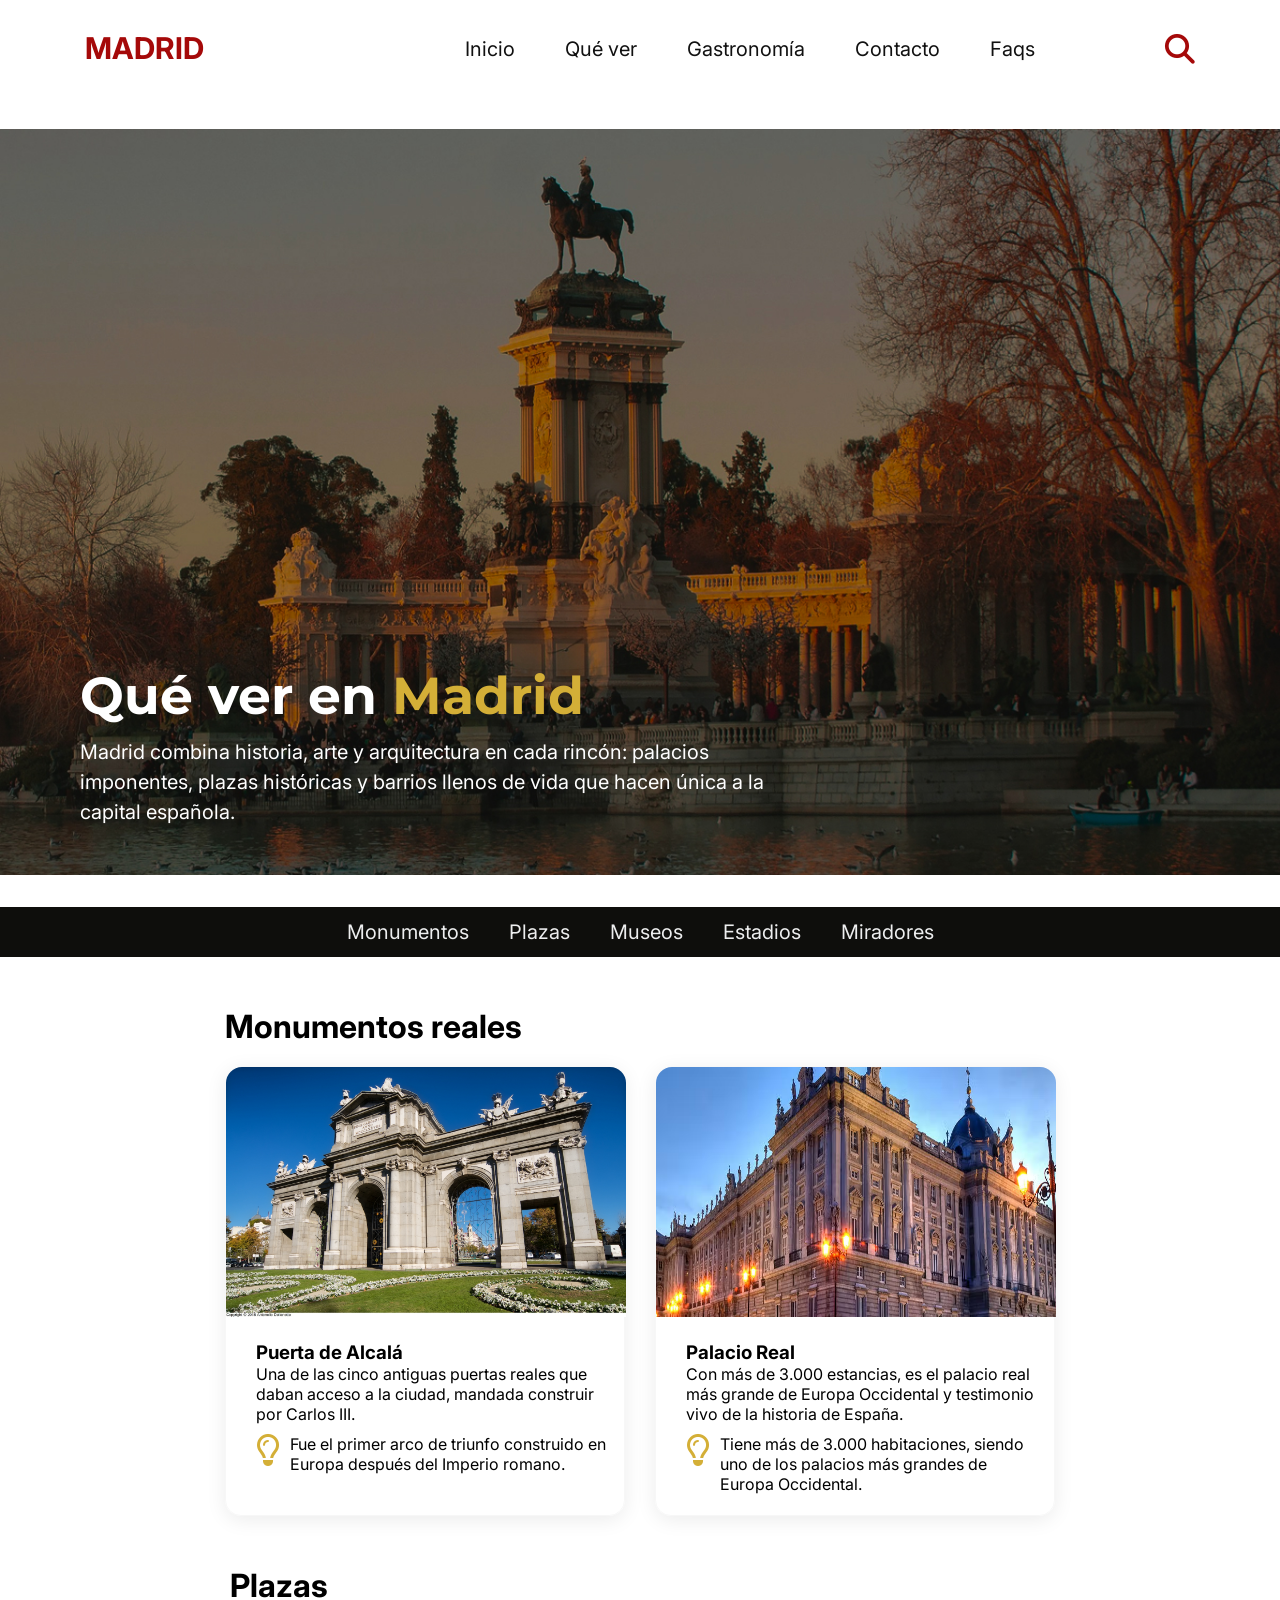
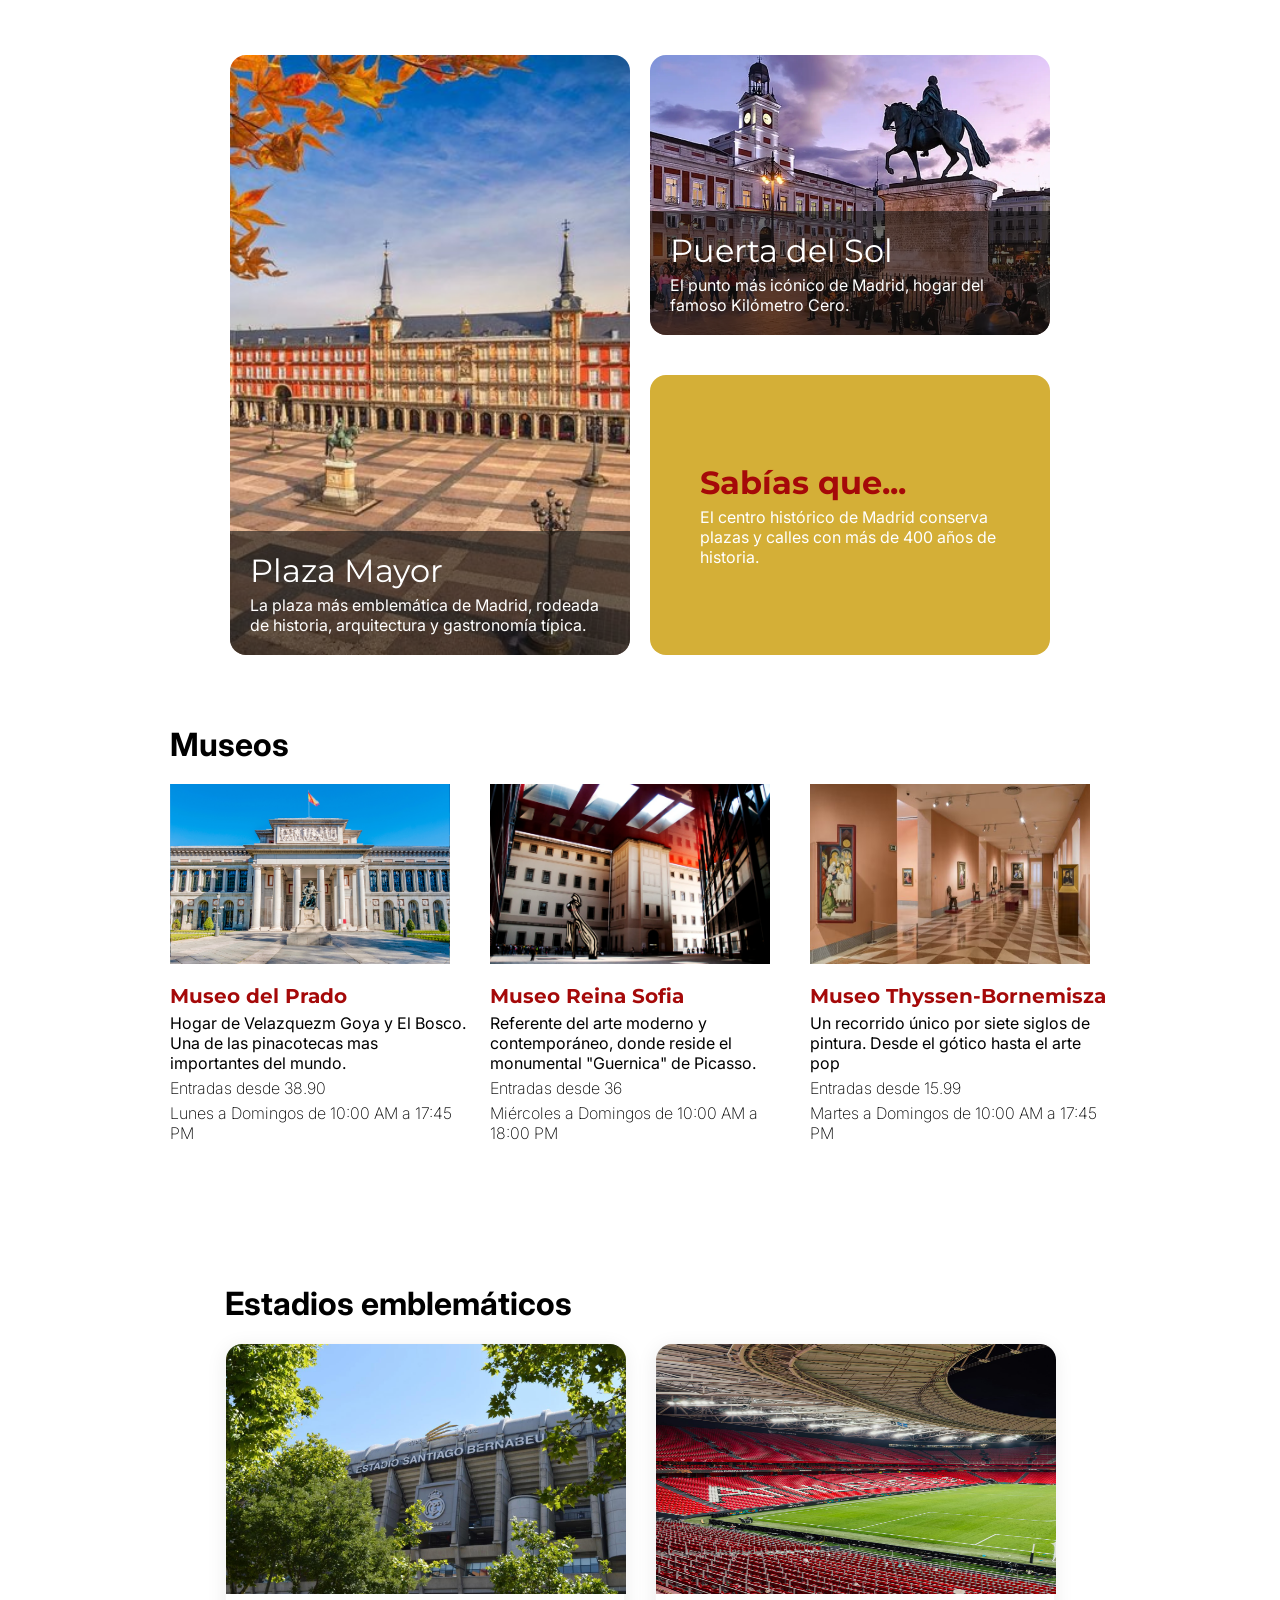
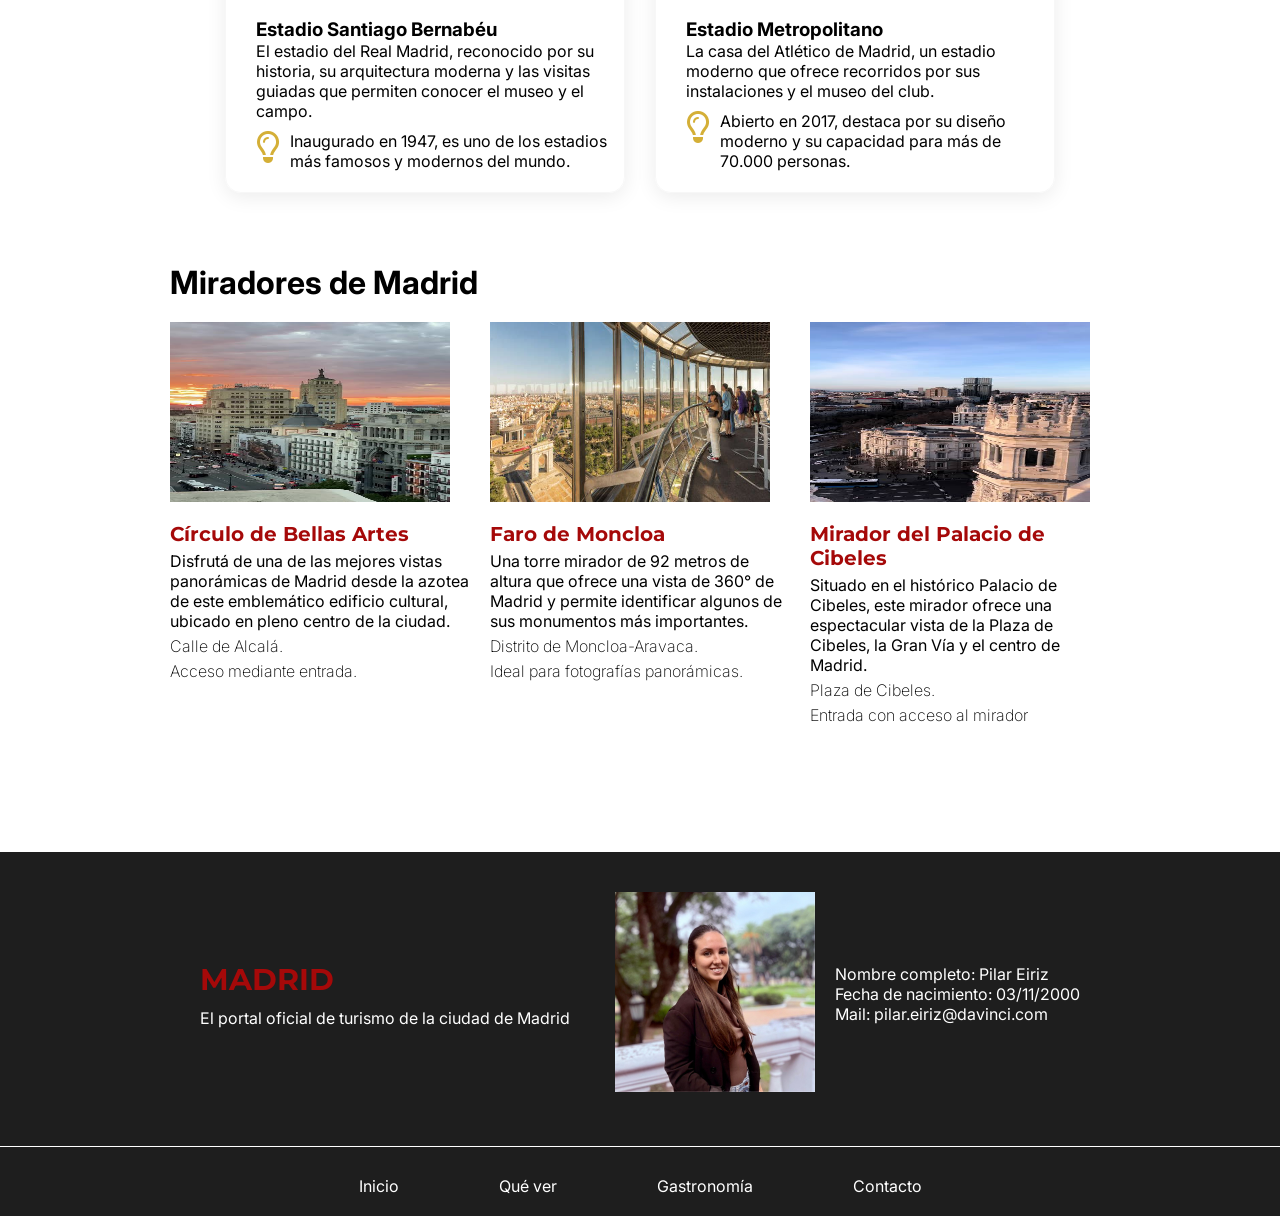
<file: quever.html>
<!DOCTYPE html>
<html lang="es">

<head>
    <meta charset="UTF-8">
    <meta name="viewport" content="width=device-width, initial-scale=1.0">
    <link rel="stylesheet" href="./css/style.css">
    <link rel="stylesheet" href="https://cdnjs.cloudflare.com/ajax/libs/font-awesome/6.7.2/css/all.min.css">
    <link rel="preconnect" href="https://fonts.googleapis.com">
    <link rel="preconnect" href="https://fonts.gstatic.com" crossorigin>
    <link
        href="https://fonts.googleapis.com/css2?family=Inter:ital,opsz,wght@0,14..32,100..900;1,14..32,100..900&family=Montserrat:ital,wght@0,100..900;1,100..900&display=swap"
        rel="stylesheet">
    <link rel="icon" href="./assets/favicon.ico" type="image/x-icon">

    <title>Qué ver</title>
</head>

<body>
    <header class="header">
        <div class="header-bar">
            <div id="logo">
                <a href="index.html">
                    <p><strong>MADRID</strong></p>
                </a>
            </div>
            <div class="div-menu-btn">
                <button class="menu-btn"><i class="fa-solid fa-bars"></i></button>
            </div>
            <nav class="nav">
                <ul class="menu">
                    <li>
                        <a href="./index.html">Inicio</a>
                    </li>
                    <li>
                        <a href="./quever.html">Qué ver</a>
                    </li>
                    <li>
                        <a href="./gastronomia.html">Gastronomía</a>
                    </li>
                    <li>
                        <a href="./contacto.html">Contacto</a>
                    </li>
                    <li>
                        <a href="./preguntasfrecuentes.html">Faqs</a>
                    </li>
                </ul>
            </nav>
            <div class="iconos-navbar">
                <div class="div-icono-buscador">
                    <i class="fa-solid fa-magnifying-glass"></i>
                </div>
            </div>
        </div>
        <div class="menu-mobile">
            <ul>
                <li>
                    <a href="./index.html">Inicio</a>
                </li>
                <li>
                    <a href="./quever.html">Qué ver</a>
                </li>
                <li>
                    <a href="./gastronomia.html">Gastronomía</a>
                </li>
                <li>
                    <a href="./contacto.html">Contacto</a>
                </li>
                <li>
                    <a href="./preguntasfrecuentes.html">Faqs</a>
                </li>
            </ul>
        </div>
    </header>

    <section class="seccion-principal-que-ver">
        <h1>Qué ver en <span>Madrid</span></h1>
        <p> Madrid combina historia, arte y arquitectura en cada rincón: palacios imponentes, plazas históricas y
            barrios llenos de vida que hacen única a la capital española.</p>
    </section>
    <section class="nav-secciones-que-ver">
        <ul class="lista-secciones-que-ver">
            <li>
                <a href="#monumentos">Monumentos</a>
            </li>
            <li>
                <a href="#plazas">Plazas</a>
            </li>
            <li>
                <a href="#museos">Museos</a>
            </li>
            <li>
                <a href="#estadios">Estadios</a>
            </li>
            <li>
                <a href="#miradores">Miradores</a>
            </li>
        </ul>
    </section>

    <section class="seccion-doble-reales" id="monumentos">
        <div class="texto-principal-seccion">
            <h2> Monumentos reales </h2>
        </div>
        <div class="seccion-cards-doble">
            <div class="card-doble">
                <figure>
                    <img src="./assets/que-ver/Puerta-de-Alcalá.jpg" alt="Puerta de Alcala">
                </figure>
                <div class="texto-card">
                    <div>
                        <h3>Puerta de Alcalá</h3>
                        <p class="parrafo-doble">Una de las cinco antiguas puertas reales que daban acceso a la
                            ciudad,
                            mandada construir por Carlos III.</p>

                    </div>

                    <div class="dato-doble">
                        <i class="fa-regular fa-lightbulb"></i>
                        <p>Fue el primer arco de triunfo construido en Europa después del Imperio romano.</p>
                    </div>
                </div>
            </div>
            <div class="card-doble">
                <figure>
                    <img src="./assets/que-ver/palacio-real.avif" alt="Palacio Real">
                </figure>
                <div class="texto-card">
                    <div>
                        <h3>Palacio Real</h3>
                        <p class="parrafo-doble">Con más de 3.000 estancias, es el palacio real más grande de Europa
                            Occidental y testimonio vivo de la historia de España.</p>
                    </div>

                    <div class="dato-doble">
                        <i class="fa-regular fa-lightbulb"></i>
                        <p>Tiene más de 3.000 habitaciones, siendo uno de los palacios más grandes de Europa Occidental.
                        </p>
                    </div>
                </div>

            </div>

        </div>
    </section>


    <section class="seccion-plazas" id="plazas">
        <div class="texto-principal-seccion">
            <h2>Plazas</h2>
        </div>
        <div class="cards-plazas">
            <div class="categorias-plazas-izquierda">
                <div class="card-texto-plazas">
                    <h3>
                        Plaza Mayor
                    </h3>
                    <p>
                        La plaza más emblemática de Madrid, rodeada de historia, arquitectura y gastronomía típica.
                    </p>
                </div>
            </div>
            <div class="categorias-plazas-derecha">
                <div class="categoria-plazas">
                    <div class="card-texto-plazas">
                        <h3>Puerta del Sol</h3>
                        <p>El punto más icónico de Madrid, hogar del famoso Kilómetro Cero.</p>
                    </div>
                </div>
                <div class="categoria-plazas-informacion">
                    <div class="card-texto-sabias-que">
                        <h3>Sabías que...</h3>
                        <p>El centro histórico de Madrid conserva plazas y calles con más de 400 años de historia.</p>
                    </div>

                </div>
            </div>
        </div>

    </section>
    <section class="seccion-triple" id="museos">
        <div class="texto-principal-seccion">
            <h2>Museos</h2>
        </div>
        <div class="container-triple">
            <div class="container-triple-informacion">
                <img class="imagen-triple" src="./assets/que-ver/museo-del-prado.jpg" alt="imagen-museo-del-prado">
                <h3>Museo del Prado</h3>
                <p>Hogar de Velazquezm Goya y El Bosco. Una de las pinacotecas mas importantes del mundo.</p>
                <p class="informacion-extra">Entradas desde 38.90</p>
                <p class="informacion-extra">Lunes a Domingos de 10:00 AM a 17:45 PM</p>
            </div>
            <div class="container-triple-informacion">
                <img src="./assets/que-ver/museo-reina-sofia.webp" alt="imagen-museo-reina-sofia">
                <h3>Museo Reina Sofia</h3>
                <p>Referente del arte moderno y contemporáneo, donde reside el monumental "Guernica" de Picasso.</p>
                <p class="informacion-extra">Entradas desde 36</p>
                <p class="informacion-extra">Miércoles a Domingos de 10:00 AM a 18:00 PM</p>
            </div>
            <div class="container-triple-informacion">
                <img src="./assets/que-ver/Museo-Nacional-Thyssen-Bornemisza.avif" alt="imagen-museo-thyssen">
                <h3>Museo Thyssen-Bornemisza</h3>
                <p>Un recorrido único por siete siglos de pintura. Desde el gótico hasta el arte pop</p>
                <p class="informacion-extra">Entradas desde 15.99</p>
                <p class="informacion-extra">Martes a Domingos de 10:00 AM a 17:45 PM</p>
            </div>
        </div>
    </section>

    <section class="seccion-doble-reales" id="estadios">
        <div class="texto-principal-seccion">
            <h2> Estadios emblemáticos</h2>
        </div>
        <div class="seccion-cards-doble">
            <div class="card-doble">
                <figure>
                    <img src="./assets/que-ver/bernabeu.jpeg" alt="Estadio Santiago Bernabeu">
                </figure>
                <div class="texto-card">
                    <div>
                        <h3>Estadio Santiago Bernabéu</h3>
                        <p class="parrafo-doble">El estadio del Real Madrid, reconocido por su historia, su arquitectura
                            moderna y las visitas guiadas que permiten conocer el museo y el campo.</p>

                    </div>

                    <div class="dato-doble">
                        <i class="fa-regular fa-lightbulb"></i>
                        <p>Inaugurado en 1947, es uno de los estadios más famosos y modernos del mundo.</p>
                    </div>
                </div>
            </div>
            <div class="card-doble">
                <figure>
                    <img src="./assets/que-ver/metropolitano.jpeg" alt="Estadio Metropolitano">
                </figure>
                <div class="texto-card">
                    <div>
                        <h3>Estadio Metropolitano</h3>
                        <p class="parrafo-doble">La casa del Atlético de Madrid, un estadio moderno que ofrece
                            recorridos por sus instalaciones y el museo del club.</p>
                    </div>

                    <div class="dato-doble">
                        <i class="fa-regular fa-lightbulb"></i>
                        <p>Abierto en 2017, destaca por su diseño moderno y su capacidad para más de 70.000 personas.
                        </p>
                    </div>
                </div>

            </div>

        </div>
    </section>

    <section class="seccion-triple" id="miradores">
        <div class="texto-principal-seccion">
            <h2>Miradores de Madrid</h2>
        </div>
        <div class="container-triple">
            <div class="container-triple-informacion">
                <img class="imagen-triple" src="./assets/que-ver/circulo-bellas-artes.jpeg" alt="Circulo bellas artes">
                <h3>Círculo de Bellas Artes</h3>
                <p>Disfrutá de una de las mejores vistas panorámicas de Madrid desde la azotea de este emblemático
                    edificio cultural, ubicado en pleno centro de la ciudad.</p>
                <p class="informacion-extra">Calle de Alcalá.</p>
                <p class="informacion-extra">Acceso mediante entrada.</p>
            </div>
            <div class="container-triple-informacion">
                <img src="./assets/que-ver/faro-moncloa.jpg" alt="Faro de Moncloa">
                <h3>Faro de Moncloa</h3>
                <p>Una torre mirador de 92 metros de altura que ofrece una vista de 360° de Madrid y permite identificar
                    algunos de sus monumentos más importantes.</p>
                <p class="informacion-extra">Distrito de Moncloa-Aravaca.</p>
                <p class="informacion-extra">Ideal para fotografías panorámicas.</p>
            </div>
            <div class="container-triple-informacion">
                <img src="./assets/que-ver/mirador-cibeles.jpeg" alt="Mirador del palacio de Cibeles">
                <h3>Mirador del Palacio de Cibeles</h3>
                <p>Situado en el histórico Palacio de Cibeles, este mirador ofrece una espectacular vista de la Plaza de
                    Cibeles, la Gran Vía y el centro de Madrid.</p>
                <p class="informacion-extra">Plaza de Cibeles.</p>
                <p class="informacion-extra">Entrada con acceso al mirador</p>
            </div>
        </div>
    </section>

    <footer>
        <section class="seccion-footer">
            <div class="seccion-footer-row">
                <div class="texto_footer">
                    <p><strong>MADRID</strong></p>
                    <p class="parrafo_footer">El portal oficial de turismo de la ciudad de Madrid</p>
                </div>

                <div class="section_footer_datos">
                    <figure class="imagen_footer">
                        <img src="./assets/imagen_perfil.jpeg" alt="Imagen perfil Pilar Eiriz">
                    </figure>

                    <div class="datos_footer">
                        <p>Nombre completo: Pilar Eiriz</p>
                        <p>Fecha de nacimiento: 03/11/2000</p>
                        <a href="mailto:pilar.eiriz@davinci.com">Mail: pilar.eiriz@davinci.com</a>
                    </div>
                </div>
            </div>

            <div class="divider"></div>

            <ul class="footer-list">
                <li><a href="./index.html">Inicio</a></li>
                <li><a href="./quever.html">Qué ver</a></li>
                <li><a href="./gastronomia.html">Gastronomía</a></li>
                <li><a href="./contacto.html">Contacto</a></li>
            </ul>
        </section>
    </footer>
    <script src="./index.js"></script>
</body>

</html>
</file>
<file: css/style.css>
* {
    margin: 0;
    padding: 0;
    box-sizing: border-box;
    list-style: none;
    text-decoration: none;
    font-family: "Inter", sans-serif;
    scroll-behavior: smooth;
}

.fade-in-box {
    animation: fadeIn 1s ease-in-out;
}

@keyframes fadeIn {
    0% {
        opacity: 0;
    }

    100% {
        opacity: 1;
    }
}

:root {
    --color-principal: #A50909;
    --color-texto-secundario: #111111;
    --color-texto-principal: #FFFFFF;
    --color-acento: #D4AF37;
    --color-extra: #E6A0A2;
}


html {
    overflow-x: hidden;
}

body {
    max-width: 100%;
    width: 100%;
    margin: 0 auto;
    overflow-x: hidden;
}


/* Navbar */

.header {
    position: relative;
}

.header-bar {
    display: flex;
    justify-content: space-around;
    align-items: center;
    padding: 30px 20px;
    position: relative;
    z-index: 2;
    background-color: #fff;
}


#logo p {
    font-family: "Montserrat", sans-serif;
    color: var(--color-principal);
    font-size: 30px;
    user-select: none;
}

.iconos-navbar {
    display: flex;
    gap: 30px;
}

.div-icono-preguntas i {
    font-size: 30px;
    transition: transform 0.3s ease;
}

.div-icono-preguntas i:hover {
    transform: scale(1.2);
    cursor: pointer;
}

.div-icono-buscador i {
    color: var(--color-principal);
    transition: transform 0.3s ease;
    font-size: 30px;
}

.div-icono-buscador i:hover {
    transform: scale(1.2);
    cursor: pointer;
}

.menu {
    display: flex;
    justify-content: space-between;
    gap: 50px;
    width: 100%;
    max-width: 1200px;

}

.menu-mobile {
    display: none;
}

.menu-btn {
    display: none;
    cursor: pointer;
}

.menu-btn i {
    font-size: 24px;
    display: none;

}

.nav a {
    color: var(--color-texto-secundario);
    font-size: 20px;

}

.nav a:hover {
    color: var(--color-principal);
}

.divider {
    width: 100%;
    height: 0.1px;
    background-color: var(--color-texto-principal);
    border: none;
}




/* Footer */


.seccion-footer {
    display: flex;
    flex-direction: column;
    padding: 20px 0px;
    background-color: #1E1E1E;
    margin-top: 80px;
    gap: 30px;
    height: max-content;
}


.seccion-footer-row {
    display: flex;
    justify-content: space-between;
    align-items: center;
    padding: 20px 200px;
}

.texto_footer {
    display: flex;
    flex-direction: column;
    gap: 10px;
}

.texto_footer strong {
    font-family: "Montserrat", sans-serif;
    color: var(--color-principal);
    font-size: 30px;
}

.parrafo_footer {
    color: var(--color-texto-principal);
    font-size: 1rem;
}

.section_footer_datos {
    display: flex;
    gap: 20px;
}

.section_footer_datos img {
    width: 200px;
}

.datos_footer,
.datos_footer a {
    color: var(--color-texto-principal);
    display: flex;
    flex-direction: column;
    align-items: flex-start;
    justify-content: center;

}

.footer-list {
    display: flex;
    gap: 0px 100px;
    justify-content: center;
}

.footer-list a {
    color: var(--color-texto-principal);
}







/* Inicio */

.seccion-principal-inicio {
    position: relative;
    display: flex;
    flex-direction: column;
    justify-content: center;
    align-items: center;
    gap: 10px;
    height: 90vh;
    overflow: hidden;
}

.video-fondo {
    position: absolute;
    inset: 0;
    width: 100%;
    height: 100%;
    object-fit: cover;
    z-index: 0;
}

.seccion-principal-inicio::before {
    content: "";
    position: absolute;
    inset: 0;
    background: rgba(0, 0, 0, 0.8);
    z-index: 1;
}

.seccion-principal-inicio h1,
span {
    font-family: "Montserrat", sans-serif;
    font-size: 52px;
    font-weight: bold;
    color: var(--color-texto-principal);
    z-index: 2;

}

.seccion-principal-inicio p {
    color: var(--color-texto-principal);
    font-size: 20px;
    width: 600px;
    text-align: center;
    line-height: 30px;
    z-index: 2;
}

.seccion-principal-inicio span {
    color: var(--color-acento);
    z-index: 2;

}



.contenedor-input-buscador {
    background-color: var(--color-texto-principal);
    border-radius: 100px;
    display: flex;
    justify-content: space-between;
    align-items: center;
    gap: 20px;
    padding: 10px 20px;
    width: max-content;
    z-index: 2;

}

.contenedor-input-buscador input {
    margin-bottom: 5px;
    border: none;
    width: 300px;
    padding: 10px;
    outline: none;
    font-size: 1rem;

}


.contenedor-input-buscador input::placeholder {
    font-size: 1rem;
}

.contenedor-input-buscador button {
    background-color: var(--color-principal);
    color: var(--color-texto-principal);
    border: none;
    border-radius: 100px;
    padding: 10px 30px;
    font-size: 1rem;
    text-align: center;
    transition: transform 0.3s ease;
}

.contenedor-input-buscador button:hover {
    transform: scale(1.1);
    cursor: pointer;
}


/* Inicio: Categorias destacadas */

.seccion-categorias-destacadas {
    display: flex;
    flex-direction: column;
    align-items: flex-start;
    gap: 30px;
    margin: 0 auto;
    width: max-content;
}


.texto-principal-detacadas {
    display: flex;
    flex-direction: column;
    align-items: start;
    margin-top: 30px;

}

.texto-principal-detacadas p {
    color: var(--color-principal);
    font-size: 20px;

}

.texto-principal-detacadas h2 {
    font-family: "Montserrat", sans-serif;
    font-size: 2rem;
}


.cards-caterogias-destacadas {
    display: flex;
    align-items: center;
    justify-content: center;
    gap: 20px;
    height: 600px;

}

.categorias-izquierda {
    background-image: url(../assets/home/Quever-home.avif);
    height: 600px;
    width: 400px;
    background-size: 100%;
    background-position: center;
    background-repeat: no-repeat;
    border-radius: 16px;
    position: relative;
}

.card-texto {
    color: var(--color-texto-principal);
    background-color: rgba(17, 17, 17, 0.6);
    padding: 20px;
    position: absolute;
    bottom: 0;
    border-radius: 0px 0px 16px 16px;
    width: 100%;
}

.card-texto h3 {
    font-family: "Montserrat", sans-serif;
    font-size: 2rem;
    font-weight: normal;
    margin-bottom: 5px;
}

.card-texto p {
    font-size: 1rem;
}

.categorias-derecha {
    display: flex;
    flex-direction: column;
    justify-content: start;
    height: 600px;
    width: 600px;
    gap: 20px;
}

.categoria-gastronomia {
    background-image: url(../assets/home/gastronomia-home.png);
    height: 290px;
    border-radius: 16px;
    background-size: 180%;
    background-repeat: no-repeat;
    position: relative;
}

.categoria-contacto {
    background-image: url(../assets/home/contacto-home.jpg);
    height: 290px;
    border-radius: 16px;
    background-size: 100%;
    background-position: center;
    background-repeat: no-repeat;
    position: relative;
}


/* Inicio: Proximos eventos */
.seccion-proximos-eventos {
    display: flex;
    flex-direction: column;
    align-items: flex-start;
    padding: 80px 0px;
    gap: 20px;
    margin: 0 auto;
    width: max-content;

}

.texto-principal-eventos {
    display: flex;
    justify-content: space-between;
    gap: 530px;
    width: max-content;
}


.texto-izquierda p {
    color: var(--color-principal);
    font-size: 20px;

}

.texto-izquierda h2 {
    font-family: "Montserrat", sans-serif;
    font-size: 2rem;
}

.texto-derecha {
    display: flex;
    align-items: center;
    gap: 10px;

}

.texto-derecha p,
i {
    color: var(--color-principal);
}


.seccion-cards-proximos-eventos {
    display: flex;
    gap: 40px;
}

.card-evento {
    width: 310px;
    height: 380px;
    border-radius: 1rem;
    box-shadow: 0 4px 20px rgba(0, 0, 0, 0.08);
    border: 1px solid rgba(0, 0, 0, 0.03);
}

.card-evento img {
    width: 310px;
    height: 200px;
    border-radius: 16px 16px 0px 0px;
}

.card-evento h3 {
    font-weight: normal;
    font-size: 20px;
    padding: 16px 16px 10px 16px;
}

.card-evento p {
    font-size: 1rem;
    padding: 0px 16px;
    font-weight: lighter;
}


/* Inicio: Newsletter */
.seccion-newsletter {
    display: flex;
    align-items: flex-start;
    background-color: var(--color-acento);
    padding: 50px;
    gap: 100px;
    justify-content: flex-start;
    border-radius: 1rem;
    margin: 0 auto;
    max-width: 1000px;
}

.seccion-principal-newsletter {
    display: flex;
    flex-direction: column;
    gap: 20px;
    width: 70%;
}

.seccion-principal-newsletter h2 {
    font-family: "Montserrat", sans serif;
    color: var(--color-texto-principal);
    font-size: 40px;
}

.seccion-principal-newsletter p {
    color: var(--color-texto-principal);
    font-weight: lighter;
    font-size: 1rem;

}

.seccion-input {
    width: max-content;
    display: flex;
    gap: 20px;
}

.seccion-input input {
    padding: 10px 20px;
    border: none;
    border-radius: 1rem;
    font-size: 1rem;
    outline: none;
}

.seccion-input button {
    background-color: var(--color-principal);
    color: var(--color-texto-principal);
    padding: 10px 20px;
    border: none;
    border-radius: 1rem;
    font-size: 1rem;
    transition: transform 0.3s ease;

}

.seccion-input button:hover {
    transform: scale(1.1);
    cursor: pointer;
}

.newsletter-icono i {
    color: #E9D699;
    font-size: 130px;

}


/* Que ver: Seccion principal */
.seccion-principal-que-ver {
    display: flex;
    flex-direction: column;
    justify-content: flex-end;
    align-items: flex-start;
    gap: 10px;
    background-image: url(../assets/intros/portada-quever.jpg);
    height: 90vh;
    background-size: 100%;
    background-position: center;
    background-repeat: no-repeat;

}

.seccion-principal-que-ver h1,
span {
    font-family: "Montserrat", sans-serif;
    font-size: 52px;
    font-weight: bold;
    color: var(--color-texto-principal);


}

.seccion-principal-que-ver span {
    color: var(--color-acento);
}

.seccion-principal-que-ver h1 {
    padding-left: 80px;
}


.seccion-principal-que-ver p {
    color: var(--color-texto-principal);
    font-size: 20px;
    width: 800px;
    text-align: start;
    line-height: 30px;
    padding-left: 80px;
    padding-bottom: 80px;
}

.nav-secciones-que-ver {
    background-color: #0E0E0C;
    height: 50px;
    display: flex;
    justify-content: center;
    align-content: center;
}

.lista-secciones-que-ver {
    display: flex;
    gap: 40px;
    justify-content: center;
    align-items: center;

}

.lista-secciones-que-ver a {
    font-size: 20px;
    color: #EDEEEF;
}

.lista-secciones-que-ver a:hover {
    text-decoration: underline;
}




.texto-principal-seccion h2 {
    font-size: 2rem;
    font-weight: bold;
    padding: 20px 0px 20px 0px
}

.seccion-doble-reales {
    display: flex;
    flex-direction: column;
    margin: 0 auto;
    width: max-content;
    padding-top: 30px;
}


.texto-principal-doble {
    text-align: start;
    margin-bottom: 30px;
}

.seccion-cards-doble {
    display: flex;
    justify-content: center;
    align-items: center;
    width: max-content;
    height: max-content;
    gap: 30px;
}

.card-doble {
    width: 400px;
    height: 450px;
    border-radius: 1rem;
    box-shadow: 0 4px 20px rgba(0, 0, 0, 0.08);
    border: 1px solid rgba(0, 0, 0, 0.03);

}

.card-doble img {
    width: 400px;
    height: 250px;
    border-radius: 16px 16px 0px 0px;
}


.texto-card {
    padding: 20px 10px 30px 30px;
    display: flex;
    flex-direction: column;
    gap: 10px;
}





.dato-doble {
    display: flex;
    justify-content: center;
    gap: 10px;
}

.dato-doble i {
    font-size: 32px;
    color: var(--color-acento);
}




.seccion-plazas {
    display: flex;
    flex-direction: column;
    align-items: flex-start;
    gap: 30px;
    width: max-content;
    margin: 0 auto;
    padding-top: 30px;
}

.cards-plazas {
    display: flex;
    align-items: center;
    justify-content: center;
    gap: 20px;
    height: 600px;
}

.cards-plazas h3 {
    font-family: "Montserrat", sans-serif;
    font-size: 2rem;
    font-weight: normal;
    margin-bottom: 5px;
}

.cards-plazas p {
    font-size: 1rem;
}

.categorias-plazas-izquierda {
    background-image: url(../assets/que-ver/plaza-mayor.jpg);
    height: 600px;
    width: 400px;
    background-size: cover;
    object-fit: cover;
    background-position: center;
    background-repeat: no-repeat;
    border-radius: 16px;
    position: relative;


}

.categorias-plazas-derecha {
    height: 600px;
    width: 400px;
    background-size: cover;
    background-position: center;
    background-repeat: no-repeat;
    border-radius: 16px;
    position: relative;
    display: flex;
    flex-direction: column;
    justify-content: start;
    gap: 40px;
}


.card-texto-plazas {
    color: var(--color-texto-principal);
    background-color: rgba(17, 17, 17, 0.6);
    display: flex;
    flex-direction: column;
    justify-content: center;
    padding: 20px;
    position: absolute;
    bottom: 0;
    border-radius: 0 0 16px 16px;
}

.categoria-plazas {
    background-image: url(../assets/que-ver/plaza-puerta-del-sol.webp);
    background-size: cover;
    background-repeat: no-repeat;
    height: 280px;
    border-radius: 16px;
    background-position: center;
    position: relative;

}

.categoria-plazas-informacion {
    background-position: center;
    background-repeat: no-repeat;
    position: relative;
    background-size: cover;
    background-color: var(--color-acento);
    height: 280px;
    border-radius: 16px;
    display: flex;
    padding-left: 50px;

}

.card-texto-sabias-que h3 {
    color: var(--color-principal);
    font-size: 32px;
    font-weight: bold;
}

.card-texto-sabias-que p {
    color: var(--color-texto-principal);
    font-size: 16px;
    width: 300px;
}

.card-texto-sabias-que {
    display: flex;
    justify-content: center;
    flex-direction: column;


}




.seccion-triple {
    display: flex;
    flex-direction: column;
    width: max-content;
    margin: 0 auto;
    padding-top: 50px;
}


.container-triple {
    display: flex;
    justify-content: space-between;
    gap: 20px;

}

.container-triple div {
    height: 450px;
    display: flex;
    flex-direction: column;
    margin: 0 auto;
    width: 300px;

}

.container-triple-informacion h3 {
    color: var(--color-principal);
    font-size: 20px;
    font-family: "Montserrat", sans-serif;
}

.container-triple-informacion img {
    height: 200px;
    width: 280px;
    padding-bottom: 20px;
}

.container-triple-informacion p {
    padding-top: 5px;
}

.informacion-extra {
    font-weight: 200;
}


/* Gastronomia */

.seccion_principal_gastronomia {
    background-image: url(../assets/intros/portada-gastronomia.png);
    background-size: cover;
    background-repeat: no-repeat;
    height: 90vh;
    background-size: 100%;
    position: relative;
    display: flex;
    flex-direction: column;
    justify-content: end;
    padding: 100px;
    gap: 10px;
}

.seccion_principal_gastronomia h2 {
    color: var(--color-texto-principal);
    font-size: 52px;
    font-family: "Montserrat", sans-serif;
}

.seccion_principal_gastronomia p {
    color: var(--color-texto-principal);
    font-size: 20px;
    width: 700px;
}

.seccion_principal_gastronomia span {
    color: var(--color-acento);
}

.seccion-esenciales {
    display: flex;
    flex-direction: column;
    width: max-content;
    margin: 0 auto;
    padding: 50px 0px;
    gap: 20px;
}

.texto-principal-esenciales h2 {
    font-size: 2rem;
}

.cards-esenciales {
    display: flex;
    gap: 30px;
    height: fit-content;
    border-radius: 16px;

}

.esenciales-izquierda div {
    background-image: url(../assets/gastronomia/bocadillodecalamares.jpg);
    background-size: cover;
    background-repeat: no-repeat;
    position: relative;
    height: 600px;
    width: 400px;
    background-position: center;
    border-radius: 16px;
    display: flex;
    align-items: flex-end;
    justify-content: flex-start;
    padding: 20px;
}

.esenciales-izquierda h3 {
    position: relative;
    display: flex;
    align-items: center;
    justify-content: center;
    padding: 20px;
    color: var(--color-texto-principal);
    background-color: var(--color-acento);
    border-radius: 16px;
    height: 10px;
    text-align: center;
}

.esenciales-derecha {
    height: 600px;
    width: 400px;
    border-radius: 16px;
    display: flex;
    flex-direction: column;
    gap: 20px;
}

.esenciales-derecha div {
    display: flex;
    justify-content: flex-start;
    align-items: flex-end;
    padding: 20px;
    border-radius: 16px;

}

.esenciales-derecha h3 {
    position: relative;
    display: flex;
    align-items: center;
    justify-content: center;
    padding: 20px;
    color: var(--color-texto-principal);
    background-color: var(--color-acento);
    border-radius: 16px;
    height: 10px;
    text-align: center;
}



.contenedor-cocido {
    background-image: url(../assets/gastronomia/cocido-madrileno.jpg);
    background-size: cover;
    background-repeat: no-repeat;
    position: relative;
    height: 290px;
    width: 400px;
}

.contenedor-tortilla {
    background-image: url(../assets/gastronomia/tortilla.jpeg);
    background-size: cover;
    background-repeat: no-repeat;
    position: relative;
    height: 290px;
    width: 400px;
}

.seccion-donde-comer {
    display: flex;
    flex-direction: column;
    margin: 0 auto;
    width: max-content;

}


.seccion-texto-donde-comer {
    display: flex;
    justify-content: center;
    align-items: center;
    flex-direction: column;
    gap: 10px;
}


.seccion-texto-donde-comer p {
    padding-bottom: 50px;
    width: 70%;
    text-align: center;
}


.cards-donde-comer {
    display: flex;
    justify-content: center;
    width: fit-content;
    gap: 20px;
}

.card-individual {
    width: max-content;
    height: 400px;
    display: flex;
    flex-direction: column;
    margin: 0 auto;
    width: 280px;
    border-radius: 1rem;
    box-shadow: 0 4px 20px rgba(0, 0, 0, 0.08);
    border: 1px solid rgba(0, 0, 0, 0.03);
}

.card-individual img {
    width: 280px;
    height: 200px;
    border-radius: 16px 16px 0px 0px;
}

.card-individual div {
    padding: 20px 20px;
}

.ver-mas {
    display: flex;
    gap: 1rem;
    align-items: center;
    justify-content: flex-start;
}

.ver-mas p {
    color: var(--color-principal);
}



/*PLANIFICA TU RUTA */

.planifica-ruta {
    margin-top: 100px;
    background-image: url(../assets/gastronomia/ruta-de-tapas.png);
    background-size: cover;
    height: 400px;
    display: flex;
    justify-content: center;
    align-items: center;
}


.seccion-texto-planifica-ruta {
    background-color: rgba(255, 255, 255, 0.9);
    height: 400px;
    width: 50%;
    display: flex;
    flex-direction: column;
    justify-content: center;
    align-items: center;
    gap: 30px;
}

.seccion-texto-planifica-ruta h2 {
    font-size: 40px;
    font-family: "Montserrat", sans-serif;
    ;
}

.seccion-texto-planifica-ruta p {
    font-size: 20px;
    width: 70%;
    text-align: center;

}


.planifica-ruta-boton {
    display: flex;
    background-color: var(--color-principal);
    color: var(--color-texto-principal);
    padding: 5px 10px;
    border: none;
    border-radius: 100px;
    gap: 10px;
    font-size: 1rem;

}

.planifica-ruta-boton i {
    color: var(--color-texto-principal);
}


/* Contacto */

.principal-contacto {
    background-image: linear-gradient(rgba(0, 0, 0, 0.5), rgba(0, 0, 0, 0.5)), url(../assets/contacto/contacto-fondo-principal.jpg);

    background-size: cover;
    background-repeat: no-repeat;
    background-position: center;
    height: 90vh;
    display: flex;
    justify-content: center;
    align-items: center;
    flex-direction: column;
    gap: 10px;
}

.principal-contacto h2 {
    color: var(--color-texto-principal);
    font-family: "Montserrat", sans-serif;
    font-size: 52px;
    font-weight: bold;

}

.principal-contacto p {
    color: var(--color-texto-principal);
    font-size: 20px;
}

.seccion-contacto {
    display: flex;
    margin: 0 auto;
    width: max-content;
    padding: 100px 0px;
    gap: 100px;
}

.formulario {
    display: flex;
    flex-direction: column;
    gap: 20px;
    border: 1px solid rgba(0, 0, 0, 0.08);
    box-shadow: 0 4px 16px rgba(0, 0, 0, 0.06);
    padding: 50px 50px 100px 50px;
    border-radius: 10px;
}

.formulario-contacto {
    display: flex;
    flex-direction: column;
    gap: 20px;
}

.texto-principal-formulario-contacto h3 {
    font-size: 2rem;
    color: var(--color-principal);
}

.datos-personales-formulario {
    display: flex;
    gap: 40px;
}

.nombre-formulario {
    display: flex;
    flex-direction: column;
}

.mail-formulario {
    display: flex;
    flex-direction: column;
}

.mail-formulario input,
.nombre-formulario input,
.asunto-opciones {
    margin-top: 10px;
    width: 200px;
    height: 30px;
    border-radius: 5px;
    border: var(--color-principal) solid 1px;
    padding-left: 10px;
}


.asunto-formulario {
    display: flex;
    flex-direction: column;

}

.asunto-formulario select {
    width: 440px;
    height: 40px;
    font-size: 1rem;
    padding-left: 10px;
}


.mensaje-formulario {
    display: flex;
    flex-direction: column;
    gap: 10px;
}

.mensaje-formulario label {
    margin-top: 10px;
}

.mensaje-formulario textarea {
    width: 450px;
    height: 100px;
    border-radius: 5px;
    border: var(--color-principal) solid 1px;
    padding: 10px;
}

.formulario button {
    background-color: var(--color-principal);
    color: var(--color-texto-principal);
    border: none;
    border-radius: 5px;
    width: 200px;
    height: 40px;
    font-size: 20px;
    transition: transform 0.3s ease;
}

.formulario-contacto button:hover {
    transform: scale(1.1);
    cursor: pointer;
}


.secciones-izquierda-contacto {
    display: flex;
    flex-direction: column;
    gap: 100px;
}

.seccion-encuentranos {
    display: flex;
    flex-direction: column;
    gap: 20px;
    background-color: #EDEEEF;
    border-radius: 10px;
    width: 400px;
    padding: 20px 60px 60px 20px;
}

.titulo-encuentranos h3 {
    font-size: 24px;
}


.informacion-encuentranos {
    display: flex;
    flex-direction: column;
    gap: 20px;
}

.item-informacion-encuentranos {
    display: flex;
    gap: 30px;
    align-items: center;
}


.info-extra-encuentranos {
    color: #604542;
}

#preguntas-frecuentes-seccion {
    background-color: var(--color-principal);
    padding: 30px;
    width: 400px;
    height: 150px;
    border-radius: 10px;
    display: flex;
    flex-direction: column;
    gap: 10px;
}

#preguntas-frecuentes-seccion h3,
#preguntas-frecuentes-seccion p {
    color: var(--color-texto-principal);
}

.preguntas-frecuentes-seccion h3 {
    font-size: 20px;
}

.preguntas-frecuentes-link {
    display: flex;
    gap: 10px;
    transition: transform 0.3s ease;
}

.preguntas-frecuentes-link a {
    color: var(--color-texto-principal);
}

.preguntas-frecuentes-link:hover {
    transform: scale(1.02);
    cursor: pointer;
}

.preguntas-frecuentes-link i {
    color: var(--color-texto-principal);
}

.seccion-ubicacion {
    width: 90%;
    max-width: 1200px;
    margin: 80px auto;
}

.seccion-ubicacion h2 {
    color: var(--color-principal);
    font-size: 2rem;
    margin-bottom: 30px;
}

.seccion-mapa {
    width: 100%;
    border-radius: 18px;
}

.seccion-mapa iframe {
    width: 100%;
    height: 420px;
    border: none;
}

.seccion-gracias-formulario {
    display: flex;
    flex-direction: column;
    justify-content: center;
    align-items: center;
    gap: 40px;
    padding-top: 100px;
    width: max-content;
    margin: 0 auto;
}

.seccion-gracias-formulario i {
    color: var(--color-principal);
    font-size: 80px;
}

.texto-gracias-formulario {
    display: flex;
    justify-content: center;
    flex-direction: column;
    align-items: center;
    gap: 10px;
}


.texto-gracias-formulario h2 {
    font-size: 2rem;
    font-family: "Montserrat", sans-serif;

}

.texto-gracias-formulario p {
    width: 50%;
    text-align: center;
}


.seccion-gracias-formulario a {
    background-color: var(--color-principal);
    padding: 10px 20px;
    border: none;
    border-radius: 16px;
    color: var(--color-texto-principal);
    transition: transform 0.3s ease;
}



.seccion-gracias-formulario a:hover {
    transform: scale(1.1);
    cursor: pointer;
}

/* Preguntas frecuentes */
.introduccion-preguntas-frecuentes {
    width: max-content;
    margin: 0 auto;
    display: flex;
    flex-direction: column;
    justify-content: center;
    align-items: center;
    gap: 20px;
    padding-top: 80px;
}

.introduccion-preguntas-frecuentes h2 {
    font-size: 2rem;
    font-family: "Montserrat", sans-serif;
}

.introduccion-preguntas-frecuentes p {
    width: 80%;
    text-align: center;
}



.buscador-preguntas-frecuentes {
    display: flex;
    justify-content: space-between;
    align-items: center;
    gap: 20px;
    border-radius: 16px;
    box-shadow: 0 8px 24px rgba(0, 0, 0, 0.08);
    width: 50%;
    height: 50px;
    padding: 20px;
}

.buscador-preguntas-frecuentes input {
    width: 350px;
    border: none;
    padding: 10px;
}

.buscador-preguntas-frecuentes button {
    background-color: var(--color-principal);
    color: var(--color-texto-principal);
    padding: 5px 16px;
    border: none;
    border-radius: 10px;
    cursor: pointer;
    transition: transform 0.3s ease, box-shadow 0.3s ease;
}

.buscador-preguntas-frecuentes button:hover {
    transform: scale(1.1);
}


.cards-preguntas-frecuentes {
    display: flex;
    gap: 20px;
    justify-content: center;
    margin-top: 80px;
}

.card-individual-preguntas-frecuentes {
    border-radius: 16px;
    box-shadow: 0 8px 24px rgba(0, 0, 0, 0.08);
    width: 200px;
    height: 150px;
    display: flex;
    flex-direction: column;
    justify-content: center;
    align-items: center;
    text-decoration: none;
    color: inherit;
    cursor: pointer;
    transition: transform 0.3s ease, box-shadow 0.3s ease;
}


.card-individual-preguntas-frecuentes:hover {
    transform: scale(1.1);
    cursor: pointer;
}

.card-individual-preguntas-frecuentes i {
    font-size: 2rem;
    padding: 20px;
    border-radius: 16px;
}

.card-individual-preguntas-frecuentes h3 {
    font-weight: normal;
    font-size: 20px;
}

.seccion-preguntas-frecuentes {
    display: flex;
    flex-direction: column;
    width: 45%;
    margin: 80px auto;
    align-content: flex-start;
    gap: 50px;
}

.preguntas-frecuentes-titulo {
    display: flex;
    gap: 20px;
    font-size: 24px;
    margin-bottom: 20px;
}

.preguntas-frecuentes li {
    border-radius: 16px;
    border: rgba(0, 0, 0, 0.08) solid 1px;
    padding: 20px;
    display: flex;
    flex-direction: column;
    gap: 5px;
}

.preguntas-frecuentes ul {
    display: flex;
    flex-direction: column;
    gap: 10px;
}

.preguntas-frecuentes p,
.preguntas-frecuentes h5 {
    font-size: 1rem;
}

.preguntas-frecuentes p {
    color: rgba(0, 0, 0, 0.50);
}

.seccion-dudas {
    background-color: var(--color-principal);
    color: var(--color-texto-principal);
    display: flex;
    flex-direction: column;
    justify-content: center;
    align-items: center;
    gap: 20px;
    width: 80%;
    height: 300px;
    margin: 0 auto;
    border-radius: 16px;
}

.cards-seccion-dudas {
    display: flex;
    gap: 20px;

}

.cards-seccion-dudas div {
    width: 180px;
    height: 100px;
    display: flex;
    justify-content: center;
    align-items: center;
    flex-direction: column;
    gap: 10px;
    background-color: #CC3041;
    border-radius: 16px;
}

.cards-seccion-dudas i {
    color: var(--color-texto-principal);
    font-size: 24px;
}

.cards-seccion-dudas div:hover {
    background-color: var(--color-texto-principal);
    cursor: pointer;
}

.cards-seccion-dudas div:hover i,
.cards-seccion-dudas div:hover p {
    color: var(--color-principal);
}


@media (max-width:768px) {

    body {
        width: 100%;
        max-width: 100%;
        overflow-x: hidden;
    }

    /*Navbar*/
    .header {
        position: relative;
        z-index: 10;
    }

    .header-bar {
        display: flex;
        justify-content: space-between;
        align-items: center;
        width: 100%;
        max-width: 100%;
        box-sizing: border-box;
        padding: 16px;
        position: relative;
        z-index: 2;
        background-color: #fff;
        gap: 12px;
    }

    #logo {
        flex-shrink: 0;
    }

    #logo p {
        font-size: 24px;
    }

    .iconos-navbar {
        display: none;
    }

    .nav {
        position: static;
    }

    .div-menu-btn {
        flex-shrink: 0;
        margin-left: auto;
    }

    .menu-btn i {
        display: block;
        color: var(--color-principal);
        font-size: 22px;
    }

    .menu-btn {
        display: flex;
        align-items: center;
        justify-content: center;
        background: none;
        border: none;
        border-radius: 8px;
        padding: 8px;
        line-height: 1;
        min-width: 40px;
        min-height: 40px;
        cursor: pointer;
    }

    .menu {
        display: none;
    }

    .menu-mobile {
        display: flex;
        flex-direction: column;
        align-items: center;
        position: absolute;
        top: 100%;
        left: 0;
        width: 100%;
        height: 50dvh;
        padding-top: 24px;
        background-color: #fff;
        z-index: 1;
        transform: translateY(-100%);
        transition: transform 0.4s ease, visibility 0.4s;
        pointer-events: none;
        visibility: hidden;
    }

    .menu-mobile.active {
        transform: translateY(0);
        pointer-events: auto;
        visibility: visible;
    }

    .menu-mobile ul {
        display: flex;
        flex-direction: column;
        align-items: center;
        gap: 20px;
        width: 100%;
        padding: 24px 0;
    }

    .menu-mobile li {
        text-align: center;
        padding: 0;
    }

    .menu-mobile a {
        color: var(--color-texto-secundario);
        font-size: 22px;
        display: inline-block;
        padding: 8px 16px;
        cursor: pointer;
    }

    .nav li {
        text-align: center;
        padding: 0;
    }


    /*Footer*/

    .seccion-footer {
        flex-direction: column;
        align-items: center;
        width: 100%;
        min-width: 0;
        padding: 40px 16px;
        box-sizing: border-box;
        text-align: center;
    }

    .seccion-footer-row {
        flex-direction: column;
        align-items: center;
        gap: 24px;
        padding: 0;
        width: 100%;
        max-width: 360px;
        box-sizing: border-box;
    }

    .texto_footer {
        align-items: center;
    }

    .section_footer_datos {
        flex-direction: column;
        align-items: center;
        gap: 16px;
    }

    .section_footer_datos img {
        width: 140px;
    }

    .datos_footer {
        align-items: center;
        text-align: center;
    }

    .footer-list {
        flex-direction: column;
        align-items: center;
        gap: 12px;
        width: 100%;
        max-width: 360px;
        padding: 0;
    }

    .seccion-categorias-destacadas,
    .seccion-proximos-eventos,
    .seccion-doble-reales,
    .seccion-plazas,
    .seccion-triple,
    .seccion-esenciales,
    .seccion-donde-comer {
        width: 100%;
        max-width: 100%;
        min-width: 0;
        align-items: center;
        overflow-x: clip;
    }

    .seccion-categorias-destacadas {
        gap: 24px;
        align-items: center;
        padding: 24px 16px;
        box-sizing: border-box;
    }

    .seccion-principal-inicio h1 {
        font-size: 40px;
        line-height: 1.2;
        text-align: center;
        padding: 0 16px;
    }

    .seccion-principal-inicio span {
        font-size: inherit;
        line-height: inherit;
    }

    .seccion-principal-inicio p {
        font-size: 1rem;
        width: 100%;
        max-width: 300px;
        padding: 0 16px;
        box-sizing: border-box;
    }

    .contenedor-input-buscador {
        width: calc(100% - 32px);
        max-width: 360px;
        gap: 8px;
        padding: 8px 12px;
        box-sizing: border-box;
        min-width: 0;
    }

    .contenedor-input-buscador .div-icono-buscador {
        flex-shrink: 0;
    }

    .contenedor-input-buscador .div-icono-buscador i {
        font-size: 18px;
    }

    .seccion-principal-input {
        flex: 1;
        min-width: 0;
    }

    .contenedor-input-buscador input,
    .seccion-principal-input input {
        width: 100%;
        max-width: 100%;
        min-width: 0;
        padding: 8px 4px;
        box-sizing: border-box;
    }

    .contenedor-input-buscador button {
        flex-shrink: 0;
        padding: 8px 16px;
        white-space: nowrap;
    }

    .texto-principal-detacadas {
        width: 100%;
        max-width: 360px;
        padding-left: 0;
        align-items: flex-start;
    }

    .texto-principal-detacadas h2 {
        font-size: 24px;
    }

    .cards-caterogias-destacadas {
        flex-direction: column;
        height: max-content;
        align-items: center;
        justify-content: center;
        margin: 0;
        width: 100%;
        max-width: 360px;
        gap: 16px;
    }

    .categorias-izquierda {
        width: 100%;
        background-size: cover;
        margin: 0;
        height: 300px;
    }

    .categorias-derecha {
        width: 100%;
        height: auto;
    }

    .categoria-gastronomia,
    .categoria-contacto {
        width: 100%;
        height: 220px;
        background-size: cover;
    }

    .seccion-proximos-eventos {
        width: 100%;
        gap: 24px;
        align-items: center;
        padding: 40px 16px;
        box-sizing: border-box;
    }

    .texto-principal-eventos {
        width: 100%;
        max-width: 360px;
        gap: 0;
        display: flex;
        flex-direction: column;
        padding-left: 0;
        box-sizing: border-box;
    }

    .seccion-cards-proximos-eventos {
        flex-wrap: nowrap;
        align-items: stretch;
        justify-content: flex-start;
        overflow-x: auto;
        scroll-snap-type: x mandatory;
        -webkit-overflow-scrolling: touch;
        scrollbar-width: none;
        gap: 16px;
        height: auto;
        width: 100%;
        max-width: 360px;
        min-width: 0;
        padding: 0 0 16px;
        margin: 0;
        scroll-padding-inline: 0;
        box-sizing: border-box;
    }

    .seccion-cards-doble,
    .container-triple,
    .cards-donde-comer {
        display: flex;
        flex-wrap: nowrap;
        align-items: stretch;
        justify-content: flex-start;
        overflow-x: auto;
        scroll-snap-type: x mandatory;
        -webkit-overflow-scrolling: touch;
        scrollbar-width: none;
        gap: 16px;
        height: auto;
        width: 100%;
        max-width: 280px;
        min-width: 0;
        padding: 0 0 16px;
        margin: 0;
        scroll-padding-inline: 0;
        box-sizing: border-box;
    }

    .seccion-cards-doble::-webkit-scrollbar,
    .container-triple::-webkit-scrollbar,
    .cards-donde-comer::-webkit-scrollbar,
    .seccion-cards-proximos-eventos::-webkit-scrollbar {
        display: none;
    }

    .card-doble {
        width: 100%;
        min-width: 100%;
        max-width: 100%;
        height: auto;
        flex-shrink: 0;
        scroll-snap-align: start;
        box-sizing: border-box;
    }

    .card-doble img {
        width: 100%;
        height: 200px;
        object-fit: cover;
    }

    .container-triple>div,
    .cards-donde-comer>div {
        width: 100%;
        min-width: 100%;
        max-width: 100%;
        height: auto;
        flex-shrink: 0;
        scroll-snap-align: start;
        box-sizing: border-box;
    }

    .card-evento {
        width: 100%;
        min-width: 100%;
        max-width: 360px;
        flex-shrink: 0;
        scroll-snap-align: start;
        box-sizing: border-box;
    }

    .card-evento img {
        width: 100%;
        height: 200px;
        object-fit: cover;
    }


    .seccion-newsletter {
        display: flex;
        flex-direction: column;
        align-items: center;
        gap: 16px;
        width: calc(100% - 32px);
        max-width: 360px;
        margin: 0 auto;
        padding: 30px 20px;
        box-sizing: border-box;
    }

    .newsletter-icono {
        order: -1;
    }

    .seccion-principal-newsletter {
        width: 100%;
        align-items: center;
        text-align: center;
    }

    .seccion-principal-newsletter h2 {
        font-size: 2rem;
    }

    .seccion-input {
        display: flex;
        flex-direction: column;
        align-items: center;
        width: 100%;
    }

    .seccion-input input {
        width: 100%;
        box-sizing: border-box;
    }

    .seccion-input button {
        width: 100%;
        max-width: 150px;
    }


    /* Que ver */

    .seccion-principal-que-ver {
        background-size: cover;
        width: 100%;
        min-width: 0;
        align-items: flex-start;
        justify-content: flex-end;
        padding: 0 16px 40px;
        box-sizing: border-box;
    }

    .seccion-principal-que-ver h1 {
        padding-left: 0;
        font-size: 40px;
        text-align: start;
        line-height: 1.2;
        width: 100%;
        max-width: 360px;
    }

    .seccion-principal-que-ver span {
        font-size: inherit;
    }

    .seccion-principal-que-ver p {
        padding-left: 0;
        padding-bottom: 0;
        width: 100%;
        max-width: 360px;
        text-align: start;
        box-sizing: border-box;
    }

    .nav-secciones-que-ver {
        height: max-content;
        width: 100%;
    }

    .lista-secciones-que-ver {
        flex-direction: column;
        gap: 10px;
        padding: 16px;
        align-items: center;
    }

    .seccion-doble-reales,
    .seccion-plazas,
    .seccion-triple {
        align-items: center;
        padding: 24px 16px;
        box-sizing: border-box;
    }

    .texto-principal-seccion {
        width: 100%;
        max-width: 360px;
    }

    .texto-principal-seccion h2 {
        padding-left: 0;
        text-align: left;
    }

    .cards-plazas {
        flex-direction: column;
        height: auto;
        width: 100%;
        max-width: 360px;
        align-items: center;
        gap: 16px;
    }

    .categorias-plazas-izquierda {
        width: 100%;
        height: 320px;
        min-height: 320px;
        background-size: cover;
        margin: 0;
        overflow: hidden;
        position: relative;
    }

    .categorias-plazas-derecha {
        width: 100%;
        height: auto;
        gap: 16px;
        overflow: visible;
    }

    .card-texto-plazas {
        width: 100%;
        left: 0;
        right: 0;
        box-sizing: border-box;
        z-index: 1;
    }

    .categoria-plazas {
        width: 100%;
        height: 280px;
        overflow: hidden;
        position: relative;
    }

    .categoria-plazas-informacion {
        width: 100%;
        height: auto;
        min-height: 180px;
        padding: 20px;
        box-sizing: border-box;
    }

    .card-texto-sabias-que p {
        width: 100%;
    }

    .container-triple-informacion img {
        width: 100%;
        height: 200px;
        object-fit: cover;
    }


    /*Gastronomia*/
    .seccion_principal_gastronomia {
        background-size: cover;
        background-position: center;
        margin: 0;
        padding: 40px 16px;
        width: 100%;
        box-sizing: border-box;
        align-items: flex-start;
        text-align: start;
    }

    .seccion-esenciales,
    .seccion-donde-comer {
        align-items: center;
        width: 100%;
        padding: 24px 16px 80px;
        box-sizing: border-box;
    }

    .seccion_principal_gastronomia h2 {
        font-size: 40px;
        line-height: 1.2;
        padding: 0;
    }

    .seccion_principal_gastronomia span {
        font-size: inherit;
    }

    .seccion_principal_gastronomia p {
        width: 100%;
        max-width: 360px;
        margin: 0 auto;
    }

    .seccion-texto-donde-comer {
        text-align: center;

    }

    .cards-esenciales {
        flex-direction: column;
        width: 100%;
        max-width: 380px;
        align-items: center;
        gap: 16px;
        height: auto;
    }

    .cards-esenciales div {
        width: 100%;
        height: auto;
        min-height: 220px;
    }

    .esenciales-izquierda div {
        height: 220px;
    }

    .esenciales-izquierda {
        height: auto;
        width: 100%;
        display: flex;
        align-items: center;
        justify-content: center;
    }

    .esenciales-derecha {
        width: 100%;
        align-items: center;
    }

    .planifica-ruta {
        background-size: cover;
        background-position: center;
        display: flex;
        justify-content: center;
        padding: 40px 16px;
        box-sizing: border-box;
    }

    .seccion-texto-planifica-ruta {
        width: 100%;
        max-width: 360px;
        align-items: center;
    }

    .seccion-texto-planifica-ruta h2 {
        text-align: center;
        font-size: 2rem;
    }

    .seccion-texto-planifica-ruta p {
        width: 100%;
        text-align: center;
    }


    /* Principal contacto */
    .principal-contacto,
    .seccion-contacto,
    .seccion-ubicacion {
        width: 100%;
        min-width: 0;
        box-sizing: border-box;
    }

    .principal-contacto {
        background-size: cover;
        align-items: center;
        padding: 40px 16px;
    }

    .principal-contacto p {
        text-align: center;
        width: 100%;
        max-width: 360px;
    }

    .principal-contacto h2 {
        font-size: 40px;
        text-align: center;
    }

    .seccion-contacto {
        flex-direction: column;
        align-items: center;
        width: 100%;
        max-width: 100%;
        padding: 24px 16px;
        margin: 0 auto;
    }

    .secciones-izquierda-contacto,
    .seccion-formulario {
        width: 100%;
        max-width: 360px;
    }

    .datos-personales-formulario {
        flex-direction: column;
        gap: 20px;
        width: 100%;
    }

    .datos-personales-formulario input,
    .asunto-formulario select,
    .mensaje-formulario textarea {
        width: 100%;
        max-width: 100%;
        box-sizing: border-box;
    }

    .mensaje-formulario textarea {
        height: 200px;
    }

    .seccion-encuentranos,
    #preguntas-frecuentes-seccion {
        width: 100%;
        display: flex;
        flex-direction: column;
        align-items: center;
        padding: 24px 16px;
        box-sizing: border-box;
    }

    .secciones-izquierda-contacto {
        gap: 40px;
    }

    .seccion-ubicacion {
        margin-top: 30px;
        padding: 0 16px;
        display: flex;
        flex-direction: column;
        align-items: center;
    }

    .seccion-ubicacion h2 {
        text-align: center;
        width: 100%;
        max-width: 360px;
    }

    .seccion-mapa {
        width: 100%;
        max-width: 360px;
        justify-content: center;
        align-items: center;
    }

    .seccion-mapa iframe,
    .seccion-mapa img {
        width: 100%;
        max-width: 100%;
    }

    .seccion-gracias-formulario {
        width: 100%;
        padding: 40px 16px;
        box-sizing: border-box;
        align-items: center;
    }

    .texto-gracias-formulario {
        width: 100%;
        max-width: 360px;
        align-items: center;
        text-align: center;
    }

    .texto-gracias-formulario h2 {
        text-align: center;
        width: 100%;
    }

    .texto-gracias-formulario p {
        width: 100%;
        margin: 0 auto;
    }


    /*Preguntas frecuentes */

    .introduccion-preguntas-frecuentes {
        width: 100%;
        min-width: 0;
        padding: 24px 16px;
        box-sizing: border-box;
        align-items: center;
    }

    .introduccion-preguntas-frecuentes h2,
    .introduccion-preguntas-frecuentes p {
        text-align: center;
        width: 100%;
        max-width: 360px;
    }

    .buscador-preguntas-frecuentes {
        width: 100%;
        max-width: 360px;
    }

    .input-preguntas-frecuentes {
        width: 100%;
    }

    .input-preguntas-frecuentes input {
        width: 100%;
        min-width: 0;
        box-sizing: border-box;
    }

    .cards-preguntas-frecuentes {
        display: flex;
        flex-direction: column;
        flex-wrap: nowrap;
        align-items: center;
        padding: 16px;
        gap: 12px;
        width: 100%;
        max-width: 360px;
        box-sizing: border-box;
        margin: 0 auto;
    }

    .card-individual-preguntas-frecuentes {
        width: 100%;
    }

    .seccion-preguntas-frecuentes {
        width: 100%;
        max-width: 360px;
        min-width: 0;
        margin: 0 auto;
        padding: 16px;
        box-sizing: border-box;
    }

    .seccion-dudas {
        height: 100%;
        padding: 40px 16px;
        box-sizing: border-box;
        display: flex;
        flex-direction: column;
        align-items: center;
    }

    .seccion-dudas p {
        width: 100%;
        max-width: 360px;
        text-align: center;
    }

    .cards-seccion-dudas {
        flex-direction: column;
        align-items: center;
        width: 100%;
        max-width: 360px;
    }


}
</file>
